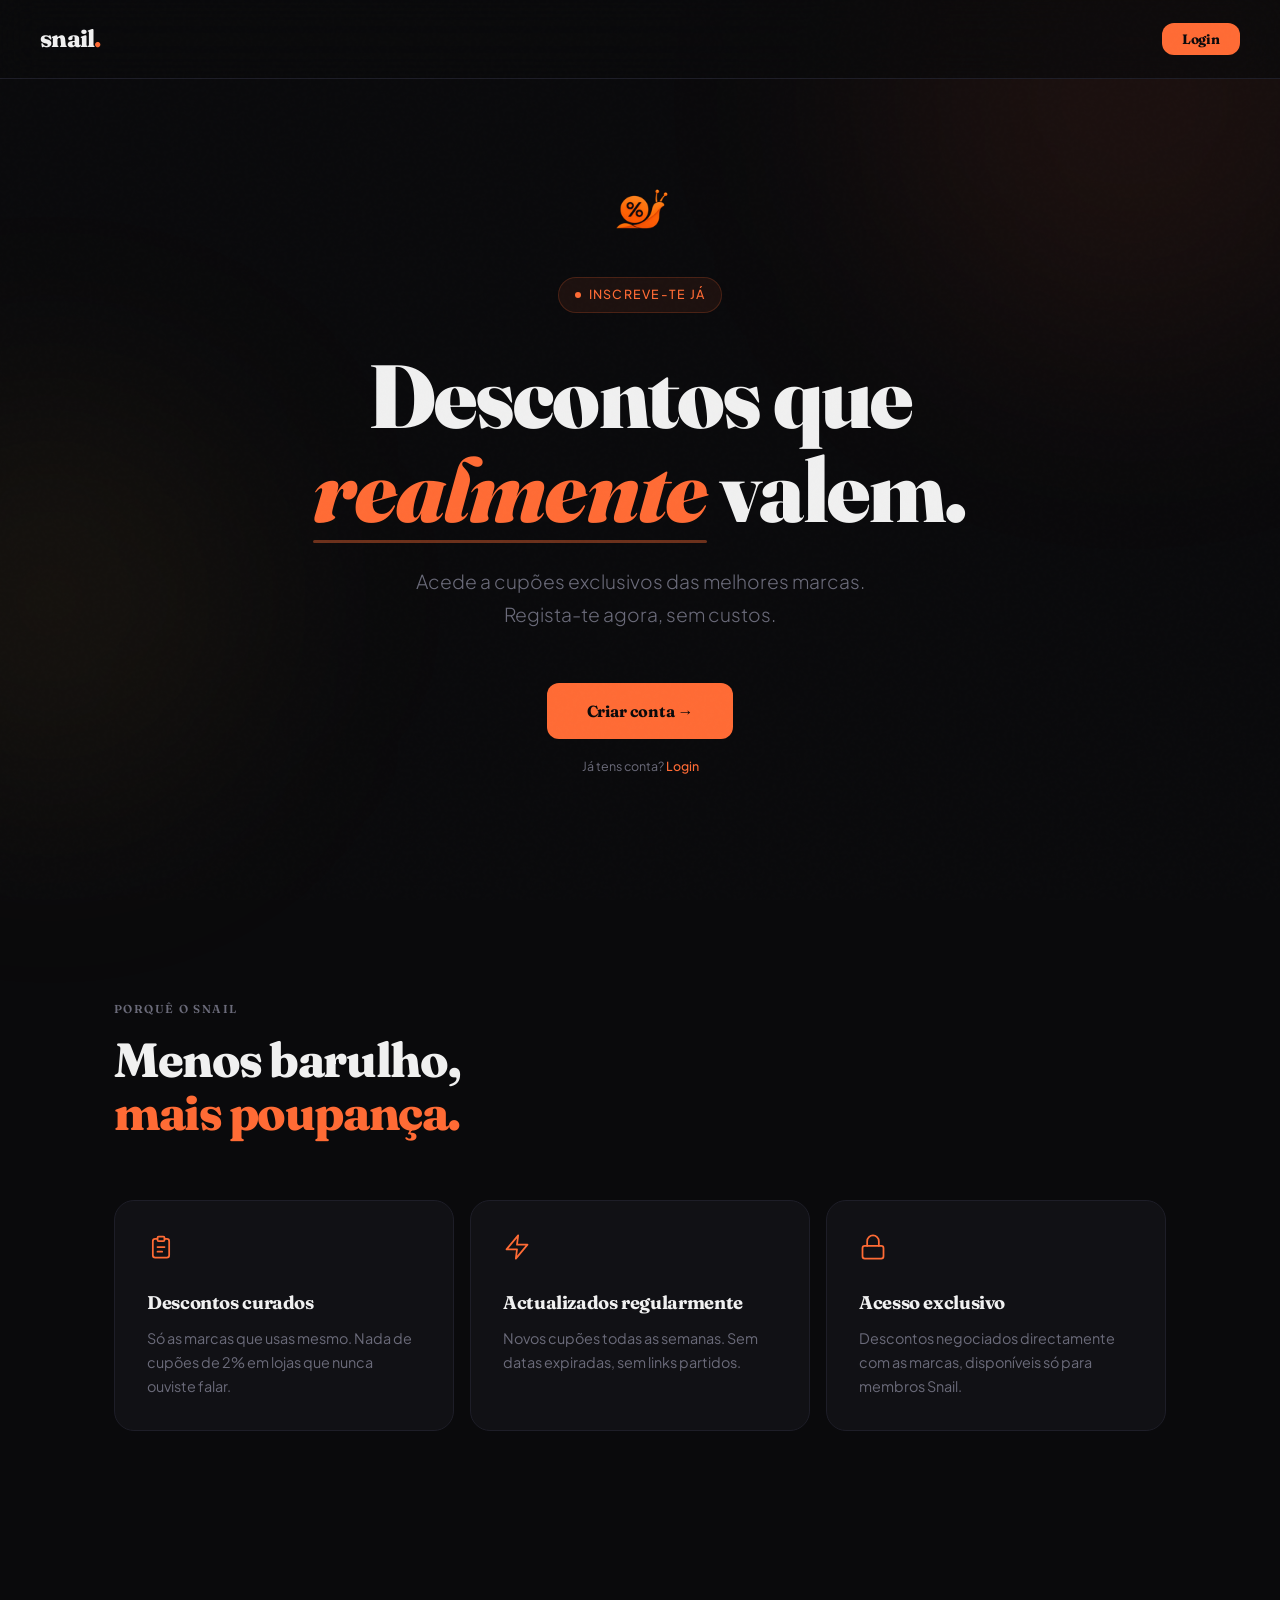
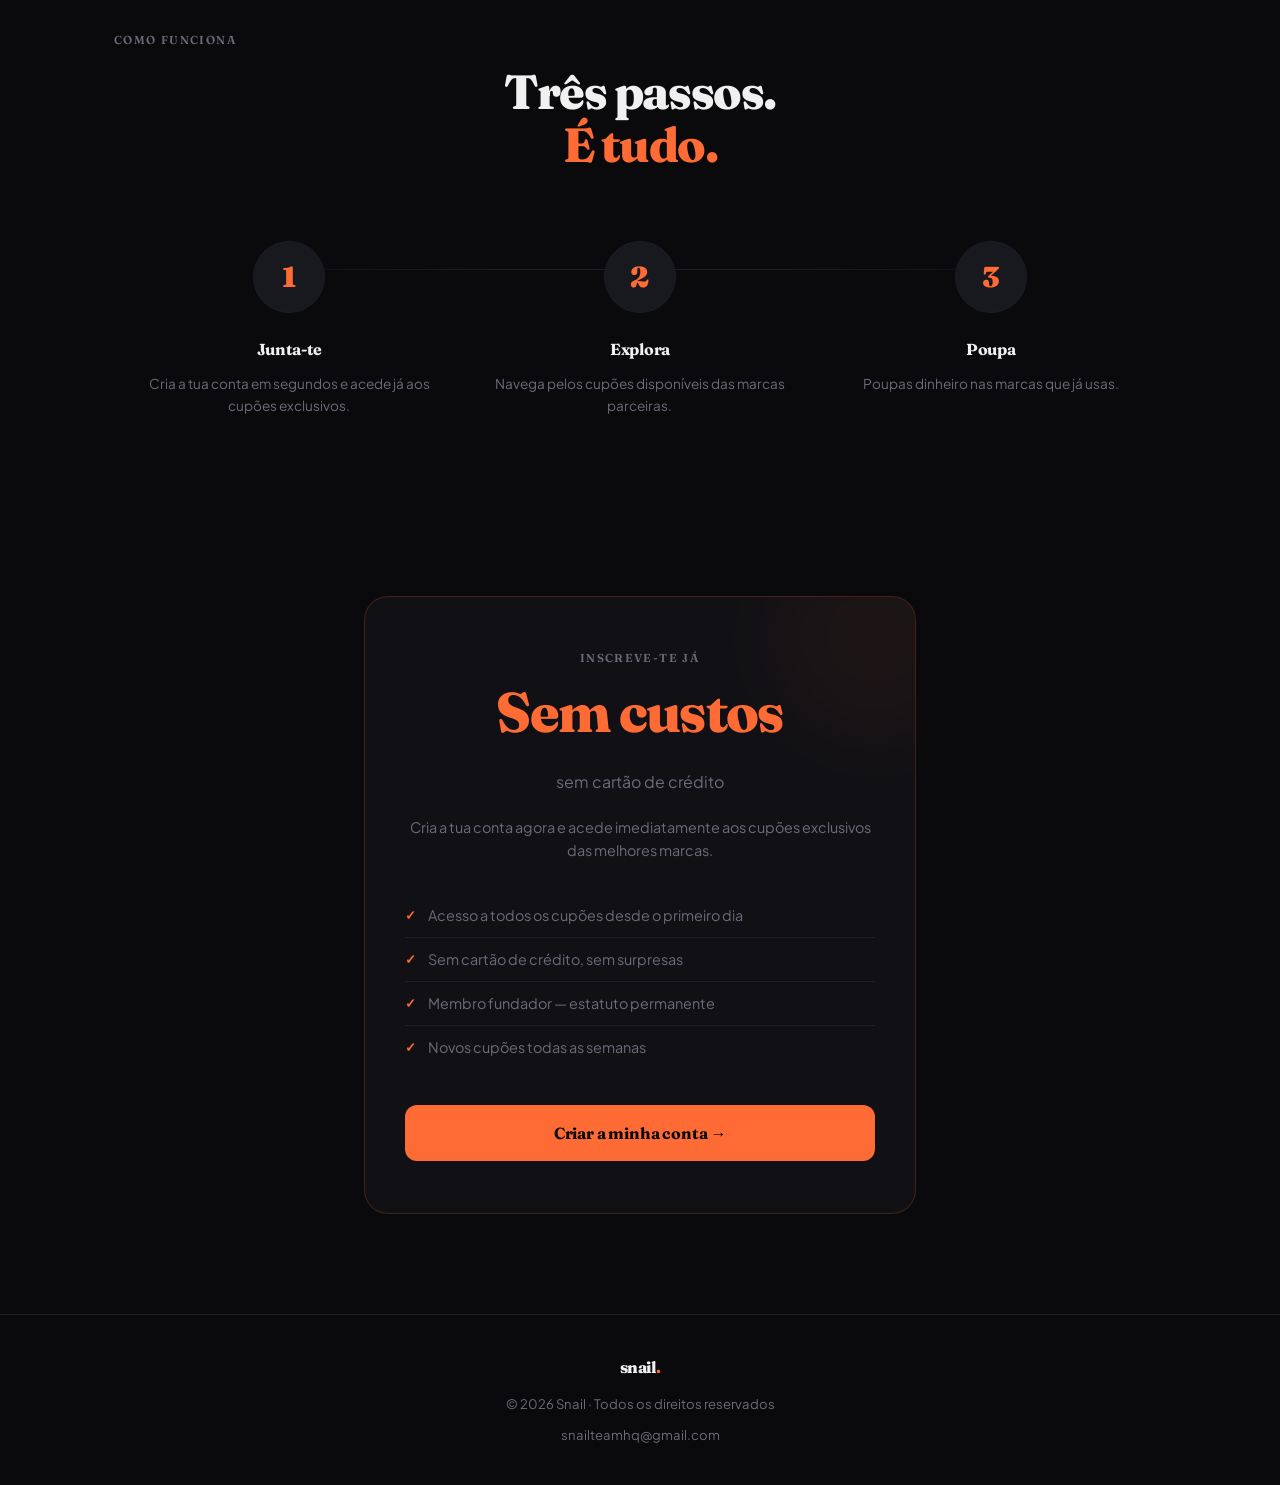
<file: index.html>
<!DOCTYPE html>
<html lang="pt">
<head>
  <meta charset="UTF-8" />
  <meta name="viewport" content="width=device-width, initial-scale=1.0" />
  <title>Snail — Descontos que realmente valem</title>
  <link rel="preconnect" href="https://fonts.googleapis.com" />
  <link rel="preconnect" href="https://fonts.gstatic.com" crossorigin />
  <link href="https://fonts.googleapis.com/css2?family=Plus+Jakarta+Sans:ital,wght@0,400;0,500;0,600;0,700;0,800;1,400&family=Fraunces:ital,wght@0,700;0,900;1,700;1,900&display=swap" rel="stylesheet" />
  <style>
    *, *::before, *::after { box-sizing: border-box; margin: 0; padding: 0; }

    :root {
      --bg: #0a0a0c;
      --surface: #111115;
      --surface2: #18181f;
      --accent: #ff6b35;
      --accent2: #ffb347;
      --text: #f0f0f0;
      --muted: #6b6b7a;
      --border: #1e1e28;
    }

    html { scroll-behavior: smooth; }

    body {
      background: var(--bg);
      color: var(--text);
      font-family: 'Plus Jakarta Sans', sans-serif;
      font-size: 16px;
      line-height: 1.6;
      min-height: 100vh;
      overflow-x: hidden;
    }

    /* Noise overlay */
    body::before {
      content: '';
      position: fixed;
      inset: 0;
      background-image: url("data:image/svg+xml,%3Csvg viewBox='0 0 256 256' xmlns='http://www.w3.org/2000/svg'%3E%3Cfilter id='noise'%3E%3CfeTurbulence type='fractalNoise' baseFrequency='0.9' numOctaves='4' stitchTiles='stitch'/%3E%3C/filter%3E%3Crect width='100%25' height='100%25' filter='url(%23noise)' opacity='0.04'/%3E%3C/svg%3E");
      pointer-events: none;
      z-index: 999;
      opacity: 0.35;
    }

    /* GLOW blobs */
    .blob {
      position: fixed;
      border-radius: 50%;
      filter: blur(120px);
      pointer-events: none;
      z-index: 0;
    }
    .blob-1 {
      width: 500px; height: 500px;
      background: rgba(255,107,53,0.08);
      top: -150px; right: -100px;
    }
    .blob-2 {
      width: 400px; height: 400px;
      background: rgba(255,179,71,0.06);
      bottom: 100px; left: -150px;
    }

    /* NAV */
    nav {
      position: fixed;
      top: 0; left: 0; right: 0;
      z-index: 100;
      display: flex;
      align-items: center;
      justify-content: space-between;
      padding: 20px 40px;
      background: rgba(10,10,12,0.7);
      backdrop-filter: blur(20px);
      border-bottom: 1px solid var(--border);
    }

    .logo {
      font-family: 'Fraunces', serif;
      font-weight: 800;
      font-size: 1.5rem;
      letter-spacing: -0.03em;
      color: var(--text);
    }
    .logo span {
      color: var(--accent);
    }

    .nav-badge {
      font-size: 0.72rem;
      font-weight: 500;
      letter-spacing: 0.08em;
      text-transform: uppercase;
      color: var(--muted);
      border: 1px solid var(--border);
      padding: 6px 14px;
      border-radius: 100px;
    }

    /* HERO */
    .hero {
      position: relative;
      z-index: 1;
      min-height: 100vh;
      display: flex;
      flex-direction: column;
      align-items: center;
      justify-content: center;
      text-align: center;
      padding: 120px 24px 80px;
    }

    .eyebrow {
      display: inline-flex;
      align-items: center;
      gap: 8px;
      font-size: 0.78rem;
      font-weight: 500;
      letter-spacing: 0.1em;
      text-transform: uppercase;
      color: var(--accent);
      background: rgba(255,107,53,0.08);
      border: 1px solid rgba(255,107,53,0.2);
      padding: 7px 16px;
      border-radius: 100px;
      margin-bottom: 36px;
      animation: fadeUp 0.8s ease both;
    }
    .eyebrow::before {
      content: '';
      width: 6px; height: 6px;
      background: var(--accent);
      border-radius: 50%;
      animation: pulse 2s infinite;
    }

    @keyframes pulse {
      0%, 100% { opacity: 1; transform: scale(1); }
      50% { opacity: 0.4; transform: scale(0.8); }
    }

    h1 {
      font-family: 'Fraunces', serif;
      font-weight: 900;
      font-size: clamp(2.8rem, 7vw, 6rem);
      line-height: 1.05;
      letter-spacing: -0.02em;
      margin-bottom: 28px;
      animation: fadeUp 0.8s 0.1s ease both;
      max-width: 820px;
    }

    h1 em {
      font-style: italic;
      color: var(--accent);
      position: relative;
    }

    h1 em::after {
      content: '';
      position: absolute;
      bottom: 2px; left: 0; right: 0;
      height: 3px;
      background: var(--accent);
      border-radius: 2px;
      opacity: 0.4;
    }

    .hero-sub {
      font-size: clamp(1rem, 2.5vw, 1.2rem);
      color: var(--muted);
      font-weight: 300;
      max-width: 480px;
      margin-bottom: 52px;
      animation: fadeUp 0.8s 0.2s ease both;
      line-height: 1.7;
    }

    /* FORM */
    .waitlist-form {
      display: flex;
      gap: 8px;
      width: 100%;
      max-width: 460px;
      animation: fadeUp 0.8s 0.3s ease both;
      position: relative;
    }

    .waitlist-form input {
      flex: 1;
      background: var(--surface2);
      border: 1px solid var(--border);
      border-radius: 12px;
      padding: 16px 20px;
      font-family: 'Plus Jakarta Sans', sans-serif;
      font-size: 0.95rem;
      color: var(--text);
      outline: none;
      transition: border-color 0.2s, box-shadow 0.2s;
    }

    .waitlist-form input::placeholder { color: var(--muted); }
    .waitlist-form input:focus {
      border-color: rgba(255,107,53,0.4);
      box-shadow: 0 0 0 3px rgba(255,107,53,0.06);
    }

    .btn-primary {
      background: var(--accent);
      color: #0a0a0c;
      border: none;
      border-radius: 12px;
      padding: 16px 24px;
      font-family: 'Fraunces', serif;
      font-weight: 700;
      font-size: 0.9rem;
      cursor: pointer;
      white-space: nowrap;
      letter-spacing: -0.01em;
      transition: transform 0.15s, box-shadow 0.15s, background 0.15s;
    }

    .btn-primary:hover {
      transform: translateY(-2px);
      box-shadow: 0 8px 30px rgba(255,107,53,0.25);
    }
    .btn-primary:active { transform: translateY(0); }

    .success-msg {
      display: none;
      align-items: center;
      gap: 10px;
      background: rgba(255,107,53,0.08);
      border: 1px solid rgba(255,107,53,0.25);
      border-radius: 12px;
      padding: 16px 24px;
      color: var(--accent);
      font-weight: 500;
      font-size: 0.95rem;
      width: 100%;
      max-width: 460px;
      animation: fadeUp 0.4s ease both;
    }

    .hero-note {
      margin-top: 18px;
      font-size: 0.78rem;
      color: var(--muted);
      animation: fadeUp 0.8s 0.4s ease both;
    }

    /* SOCIAL PROOF */
    .social-proof {
      display: flex;
      align-items: center;
      gap: 16px;
      margin-top: 60px;
      animation: fadeUp 0.8s 0.5s ease both;
    }

    .avatars {
      display: flex;
    }
    .avatars span {
      width: 34px; height: 34px;
      border-radius: 50%;
      border: 2px solid var(--bg);
      margin-left: -8px;
      font-size: 0.8rem;
      display: flex; align-items: center; justify-content: center;
      background: var(--surface2);
      color: var(--muted);
    }
    .avatars span:first-child { margin-left: 0; }

    .social-text {
      font-size: 0.83rem;
      color: var(--muted);
    }
    .social-text strong { color: var(--text); font-weight: 500; }

    /* FEATURES */
    .features {
      position: relative;
      z-index: 1;
      padding: 100px 24px;
      max-width: 1100px;
      margin: 0 auto;
    }

    .section-label {
      font-family: 'Fraunces', serif;
      font-size: 0.72rem;
      font-weight: 600;
      letter-spacing: 0.12em;
      text-transform: uppercase;
      color: var(--muted);
      margin-bottom: 16px;
    }

    .section-title {
      font-family: 'Fraunces', serif;
      font-weight: 800;
      font-size: clamp(1.8rem, 4vw, 3rem);
      letter-spacing: -0.03em;
      line-height: 1.1;
      margin-bottom: 60px;
      max-width: 500px;
    }

    .section-title span { color: var(--accent); }

    .cards-grid {
      display: grid;
      grid-template-columns: repeat(auto-fit, minmax(280px, 1fr));
      gap: 16px;
    }

    .card {
      background: var(--surface);
      border: 1px solid var(--border);
      border-radius: 20px;
      padding: 32px;
      transition: border-color 0.2s, transform 0.2s;
      position: relative;
      overflow: hidden;
    }

    .card::before {
      content: '';
      position: absolute;
      top: 0; left: 0; right: 0;
      height: 1px;
      background: linear-gradient(90deg, transparent, rgba(255,107,53,0.3), transparent);
      opacity: 0;
      transition: opacity 0.2s;
    }

    .card:hover {
      border-color: rgba(255,107,53,0.15);
      transform: translateY(-3px);
    }
    .card:hover::before { opacity: 1; }

    .card-icon {
      color: var(--accent);
      margin-bottom: 20px;
      display: block;
    }

    .card h3 {
      font-family: 'Fraunces', serif;
      font-weight: 700;
      font-size: 1.15rem;
      letter-spacing: -0.02em;
      margin-bottom: 10px;
    }

    .card p {
      font-size: 0.9rem;
      color: var(--muted);
      line-height: 1.65;
    }

    /* HOW IT WORKS */
    .how {
      position: relative;
      z-index: 1;
      padding: 100px 24px;
      max-width: 1100px;
      margin: 0 auto;
    }

    .steps {
      display: grid;
      grid-template-columns: repeat(auto-fit, minmax(220px, 1fr));
      gap: 0;
      position: relative;
    }

    .steps::before {
      content: '';
      position: absolute;
      top: 28px; left: 10%; right: 10%;
      height: 1px;
      background: linear-gradient(90deg, transparent, var(--border), var(--border), transparent);
    }

    .step {
      padding: 0 24px;
      text-align: center;
    }

    .step-num {
      width: 72px; height: 72px;
      border-radius: 50%;
      background: var(--surface2);
      border: 1px solid var(--border);
      display: flex; align-items: center; justify-content: center;
      font-family: 'Fraunces', serif;
      font-weight: 900;
      font-size: 1.8rem;
      color: var(--accent);
      margin: 0 auto 24px;
      position: relative;
      z-index: 1;
    }

    .step h4 {
      font-family: 'Fraunces', serif;
      font-weight: 700;
      font-size: 1rem;
      margin-bottom: 10px;
      letter-spacing: -0.02em;
    }

    .step p {
      font-size: 0.85rem;
      color: var(--muted);
      line-height: 1.6;
    }

    /* PRICING TEASER */
    .pricing {
      position: relative;
      z-index: 1;
      padding: 80px 24px 100px;
      max-width: 600px;
      margin: 0 auto;
      text-align: center;
    }

    .price-card {
      background: var(--surface);
      border: 1px solid rgba(255,107,53,0.2);
      border-radius: 24px;
      padding: 52px 40px;
      position: relative;
      overflow: hidden;
    }

    .price-card::after {
      content: '';
      position: absolute;
      top: -60px; right: -60px;
      width: 200px; height: 200px;
      background: rgba(255,107,53,0.05);
      border-radius: 50%;
      filter: blur(40px);
    }

    .price-tag {
      font-family: 'Fraunces', serif;
      font-weight: 800;
      font-size: 4.5rem;
      letter-spacing: -0.05em;
      color: var(--accent);
      line-height: 1;
      margin: 16px 0 8px;
    }
    .price-tag sup {
      font-size: 1.8rem;
      vertical-align: super;
    }
    .price-tag sub {
      font-size: 1rem;
      color: var(--muted);
      font-weight: 400;
      letter-spacing: 0;
    }

    .price-desc {
      color: var(--muted);
      font-size: 0.9rem;
      margin-bottom: 32px;
      line-height: 1.6;
    }

    .perks-list {
      list-style: none;
      text-align: left;
      margin-bottom: 36px;
    }

    .perks-list li {
      display: flex;
      align-items: center;
      gap: 12px;
      padding: 10px 0;
      border-bottom: 1px solid var(--border);
      font-size: 0.9rem;
      color: var(--muted);
    }
    .perks-list li:last-child { border-bottom: none; }
    .perks-list li::before {
      content: '✓';
      color: var(--accent);
      font-weight: 700;
      font-size: 0.8rem;
      flex-shrink: 0;
    }

    /* FOOTER */
    footer {
      position: relative;
      z-index: 1;
      border-top: 1px solid var(--border);
      padding: 40px 24px;
      text-align: center;
      color: var(--muted);
      font-size: 0.82rem;
    }

    footer .logo { font-size: 1rem; display: inline-block; margin-bottom: 12px; }

    @keyframes fadeUp {
      from { opacity: 0; transform: translateY(24px); }
      to { opacity: 1; transform: translateY(0); }
    }

    @media (max-width: 600px) {
      nav { padding: 16px 20px; }
      .waitlist-form { flex-direction: column; }
      .steps::before { display: none; }
      .step { margin-bottom: 40px; }
      .price-card { padding: 36px 24px; }
    }
  </style>
</head>
<body>

  <div class="blob blob-1"></div>
  <div class="blob blob-2"></div>

  <!-- NAV -->
  <nav>
    <div class="logo">snail<span>.</span></div>
    <button class="btn-primary" style="padding: 8px 20px; font-size:0.85rem;" onclick="window.location.href='snail-members.html'">Login</button>
  </nav>

  <!-- HERO -->
  <section class="hero">
    <img src="[data-uri]" alt="Snail" style="width:90px; height:90px; object-fit:contain; margin-bottom:24px; animation: fadeUp 0.6s ease both;"/>
    <div class="eyebrow">Inscreve-te já</div>

    <h1>Descontos que<br/><em>realmente</em> valem.</h1>

    <p class="hero-sub">
      Acede a cupões exclusivos das melhores marcas. Regista-te agora, sem custos.
    </p>

    <button class="btn-primary" style="padding: 18px 40px; font-size: 1rem;" onclick="window.location.href='snail-members.html'">
      Criar conta →
    </button>

    <p class="hero-note">Já tens conta? <a href="snail-members.html" style="color:var(--accent); text-decoration:none; font-weight:500;">Login</a></p>


  </section>

  <!-- FEATURES -->
  <section class="features">
    <p class="section-label">Porquê o Snail</p>
    <h2 class="section-title">Menos barulho,<br/><span>mais poupança.</span></h2>

    <div class="cards-grid">
      <div class="card">
        <span class="card-icon">
          <svg width="28" height="28" viewBox="0 0 24 24" fill="none" stroke="currentColor" stroke-width="1.5" stroke-linecap="round" stroke-linejoin="round">
            <path d="M9 5H7a2 2 0 0 0-2 2v12a2 2 0 0 0 2 2h10a2 2 0 0 0 2-2V7a2 2 0 0 0-2-2h-2"/>
            <rect x="9" y="3" width="6" height="4" rx="1"/>
            <path d="M9 12h6M9 16h4"/>
          </svg>
        </span>
        <h3>Descontos curados</h3>
        <p>Só as marcas que usas mesmo. Nada de cupões de 2% em lojas que nunca ouviste falar.</p>
      </div>
      <div class="card">
        <span class="card-icon">
          <svg width="28" height="28" viewBox="0 0 24 24" fill="none" stroke="currentColor" stroke-width="1.5" stroke-linecap="round" stroke-linejoin="round">
            <path d="M13 2 3 14h9l-1 8 10-12h-9l1-8z"/>
          </svg>
        </span>
        <h3>Actualizados regularmente</h3>
        <p>Novos cupões todas as semanas. Sem datas expiradas, sem links partidos.</p>
      </div>
      <div class="card">
        <span class="card-icon">
          <svg width="28" height="28" viewBox="0 0 24 24" fill="none" stroke="currentColor" stroke-width="1.5" stroke-linecap="round" stroke-linejoin="round">
            <rect x="3" y="11" width="18" height="11" rx="2"/>
            <path d="M7 11V7a5 5 0 0 1 10 0v4"/>
          </svg>
        </span>
        <h3>Acesso exclusivo</h3>
        <p>Descontos negociados directamente com as marcas, disponíveis só para membros Snail.</p>
      </div>
    </div>
  </section>

  <!-- HOW IT WORKS -->
  <section class="how">
    <p class="section-label">Como funciona</p>
    <h2 class="section-title" style="text-align:center; max-width:100%; margin-bottom:70px;">
      Três passos.<br/><span>É tudo.</span>
    </h2>

    <div class="steps">
      <div class="step">
        <div class="step-num">1</div>
        <h4>Junta-te</h4>
        <p>Cria a tua conta em segundos e acede já aos cupões exclusivos.</p>
      </div>
      <div class="step">
        <div class="step-num">2</div>
        <h4>Explora</h4>
        <p>Navega pelos cupões disponíveis das marcas parceiras.</p>
      </div>
      <div class="step">
        <div class="step-num">3</div>
        <h4>Poupa</h4>
        <p>Poupas dinheiro nas marcas que já usas.</p>
      </div>
    </div>
  </section>

  <!-- EARLY ACCESS -->
  <section class="pricing">
    <div class="price-card">
      <p class="section-label">Inscreve-te já</p>
      <div class="price-tag" style="font-size:3.5rem; letter-spacing:-0.03em;">Sem custos<br/><span style="font-size:1rem; color:var(--muted); font-family:'Plus Jakarta Sans',sans-serif; font-weight:400; letter-spacing:0;">sem cartão de crédito</span></div>
      <p class="price-desc" style="margin-top:20px;">
        Cria a tua conta agora e acede imediatamente aos cupões exclusivos das melhores marcas.
      </p>
      <ul class="perks-list">
        <li>Acesso a todos os cupões desde o primeiro dia</li>
        <li>Sem cartão de crédito, sem surpresas</li>
        <li>Membro fundador — estatuto permanente</li>
        <li>Novos cupões todas as semanas</li>
      </ul>
      <button class="btn-primary" style="width:100%; padding:18px; font-size:1rem;" onclick="window.location.href='snail-members.html'">
        Criar a minha conta →
      </button>
    </div>
  </section>

  <!-- FOOTER -->
  <footer>
    <div class="logo">snail<span style="color:var(--accent)">.</span></div>
    <p>© 2026 Snail · Todos os direitos reservados</p>
    <p style="margin-top:10px;"><a href="mailto:snailteamhq@gmail.com" style="color:var(--muted); text-decoration:none;">snailteamhq@gmail.com</a></p>
  </footer>

  <script>
    async function handleSubmit() {
      const input = document.getElementById('email-input');
      const form = document.getElementById('form-wrapper');
      const success = document.getElementById('success-msg');
      const btn = form.querySelector('button');
      const email = input.value.trim();

      if (!email || !email.includes('@')) {
        input.style.borderColor = 'rgba(255,107,53,0.6)';
        input.focus();
        setTimeout(() => input.style.borderColor = '', 1500);
        return;
      }

      btn.textContent = 'A guardar...';
      btn.disabled = true;


    document.getElementById('email-input').addEventListener('keydown', e => {
      if (e.key === 'Enter') handleSubmit();
    });

    // Intersection Observer for scroll animations
    const observer = new IntersectionObserver((entries) => {
      entries.forEach(entry => {
        if (entry.isIntersecting) {
          entry.target.style.opacity = '1';
          entry.target.style.transform = 'translateY(0)';
        }
      });
    }, { threshold: 0.1 });

    document.querySelectorAll('.card, .step, .price-card').forEach(el => {
      el.style.opacity = '0';
      el.style.transform = 'translateY(20px)';
      el.style.transition = 'opacity 0.6s ease, transform 0.6s ease';
      observer.observe(el);
    });
  </script>
</body>
</html>
</file>
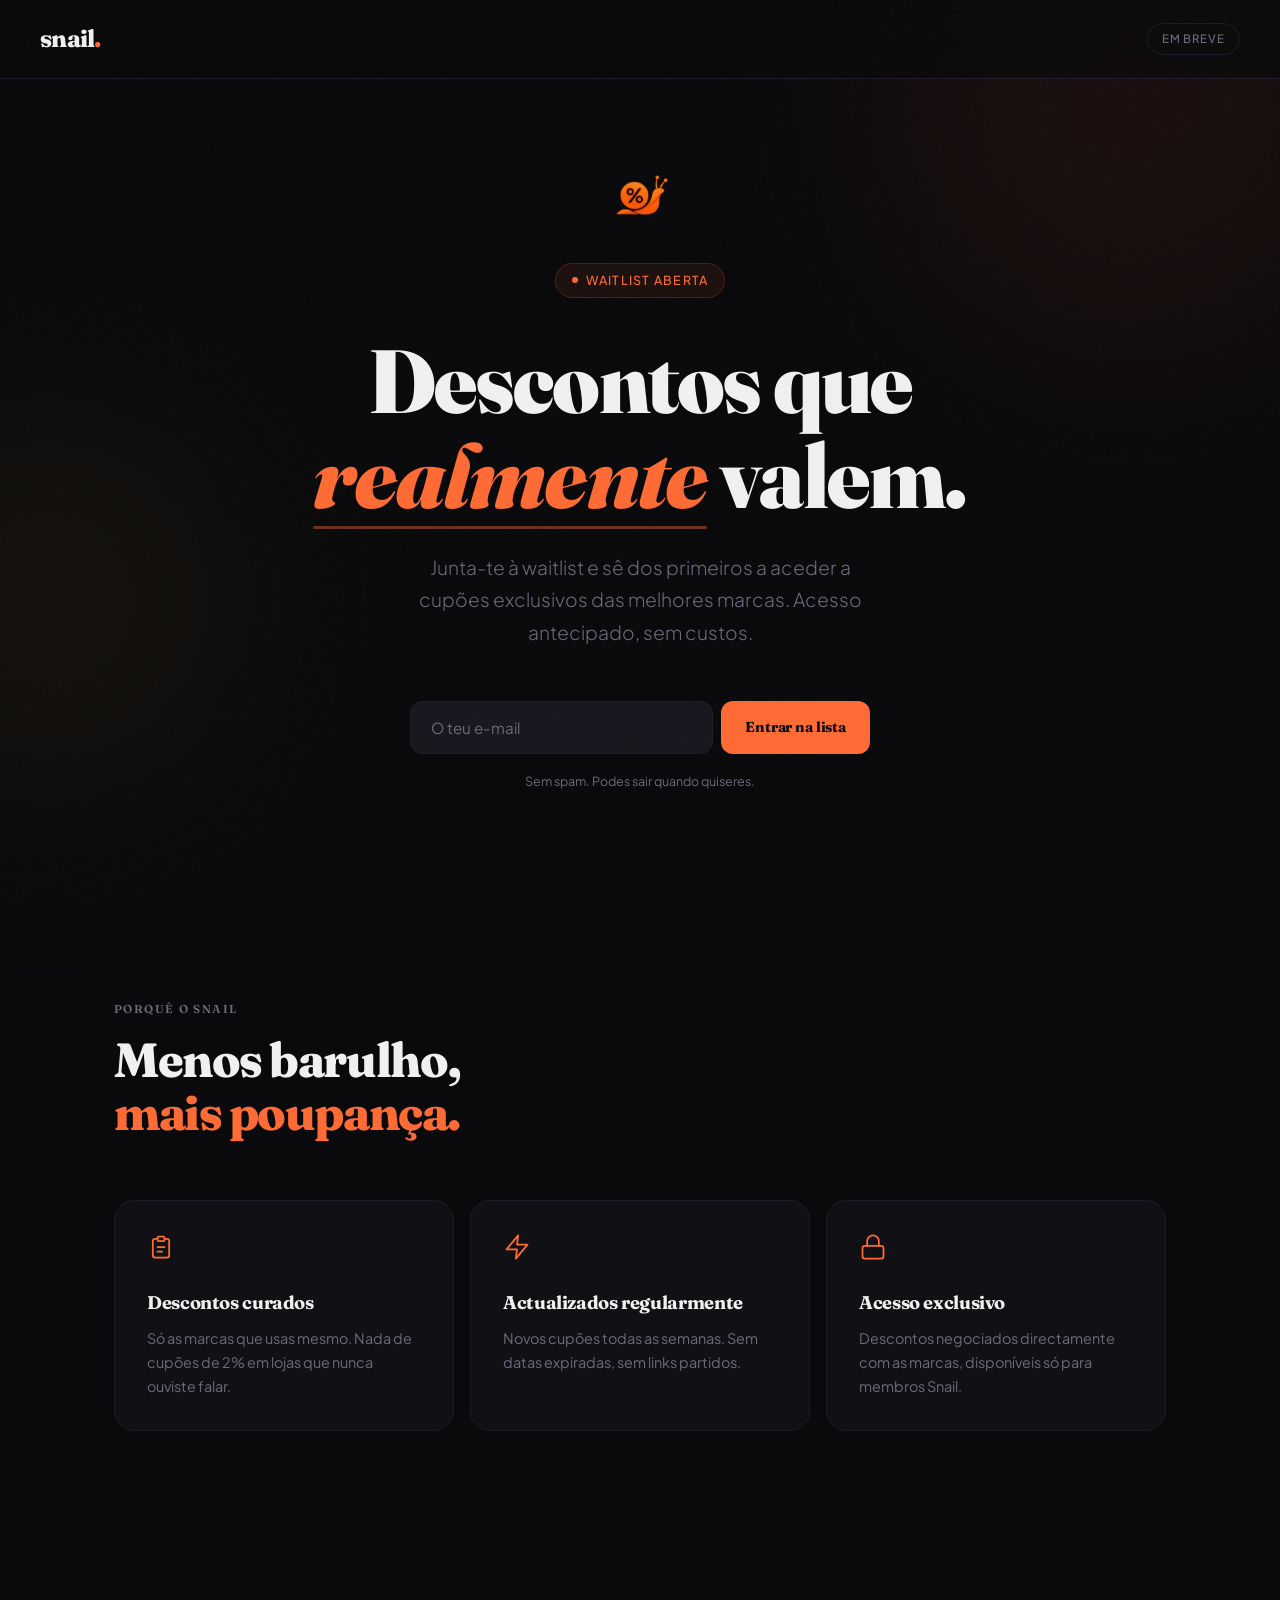
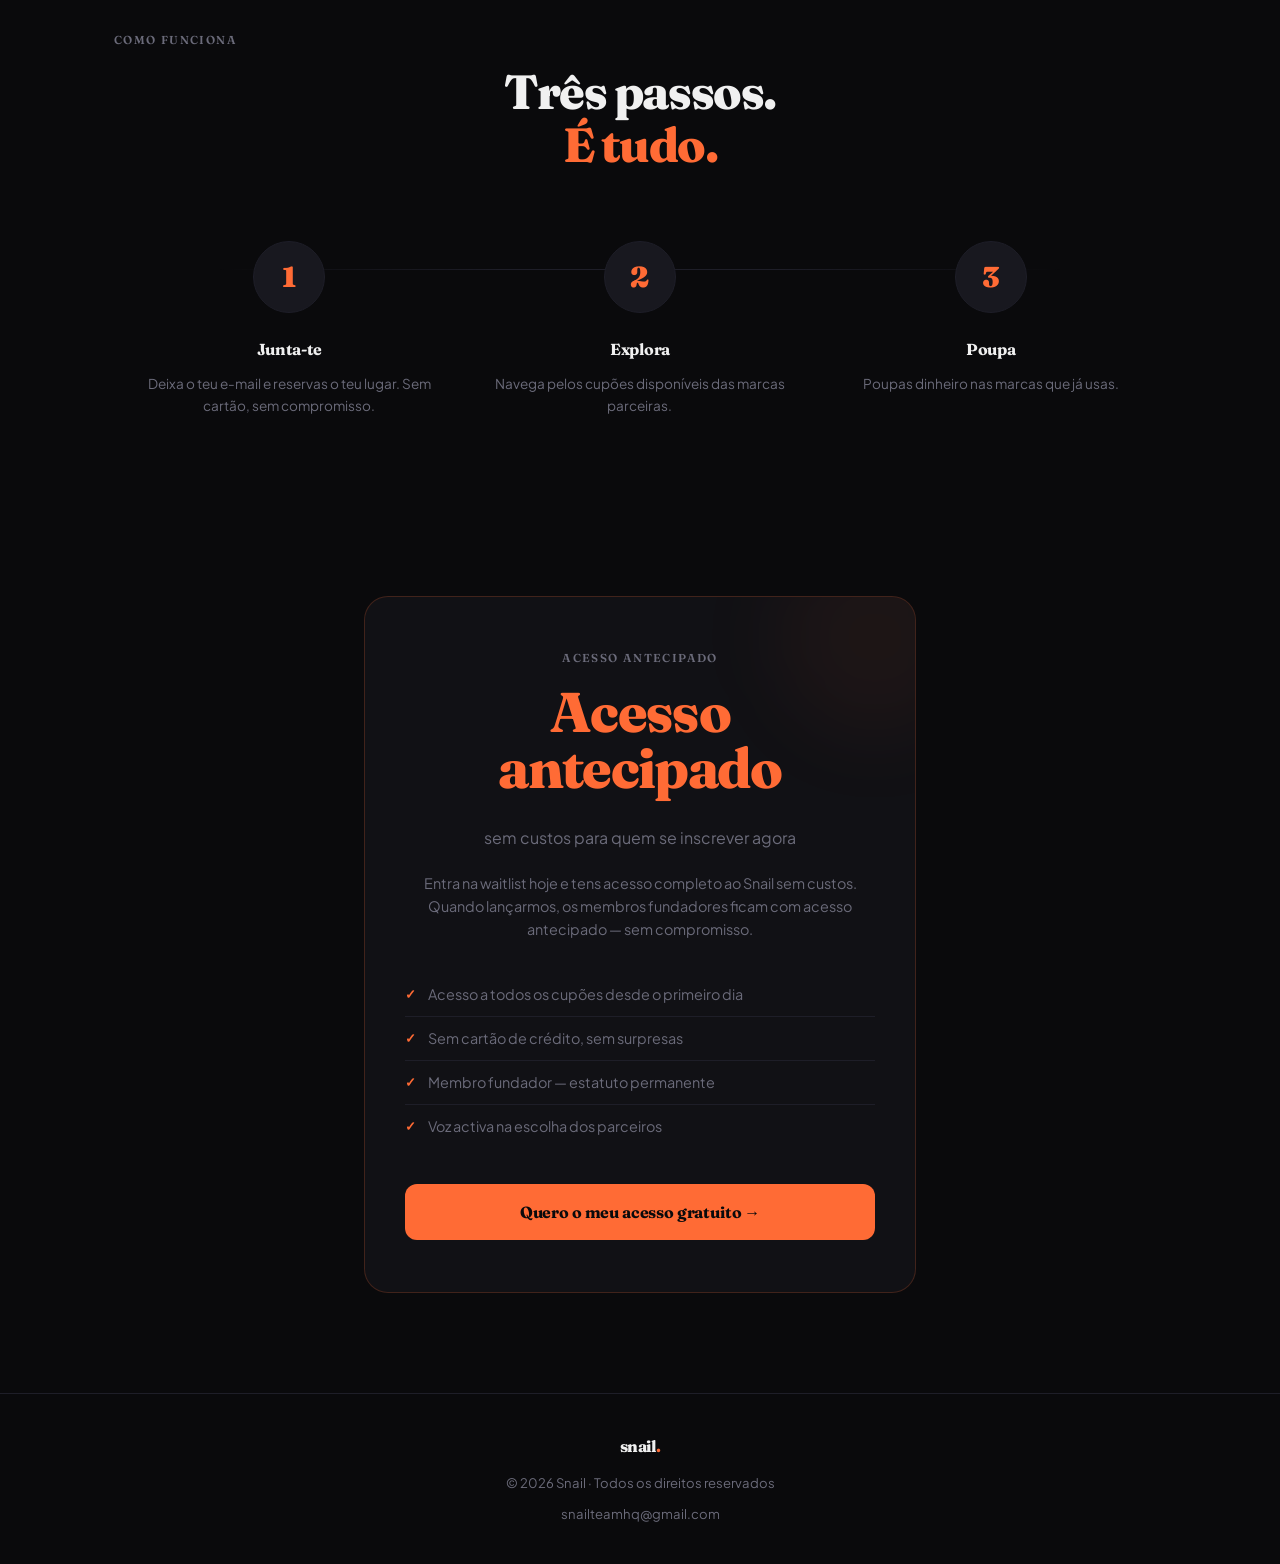
<file: perk-landing.html>
<!DOCTYPE html>
<html lang="pt">
<head>
  <meta charset="UTF-8" />
  <meta name="viewport" content="width=device-width, initial-scale=1.0" />
  <title>Snail — Descontos que realmente valem</title>
  <link rel="preconnect" href="https://fonts.googleapis.com" />
  <link rel="preconnect" href="https://fonts.gstatic.com" crossorigin />
  <link href="https://fonts.googleapis.com/css2?family=Plus+Jakarta+Sans:ital,wght@0,400;0,500;0,600;0,700;0,800;1,400&family=Fraunces:ital,wght@0,700;0,900;1,700;1,900&display=swap" rel="stylesheet" />
  <style>
    *, *::before, *::after { box-sizing: border-box; margin: 0; padding: 0; }

    :root {
      --bg: #0a0a0c;
      --surface: #111115;
      --surface2: #18181f;
      --accent: #ff6b35;
      --accent2: #ffb347;
      --text: #f0f0f0;
      --muted: #6b6b7a;
      --border: #1e1e28;
    }

    html { scroll-behavior: smooth; }

    body {
      background: var(--bg);
      color: var(--text);
      font-family: 'Plus Jakarta Sans', sans-serif;
      font-size: 16px;
      line-height: 1.6;
      min-height: 100vh;
      overflow-x: hidden;
    }

    /* Noise overlay */
    body::before {
      content: '';
      position: fixed;
      inset: 0;
      background-image: url("data:image/svg+xml,%3Csvg viewBox='0 0 256 256' xmlns='http://www.w3.org/2000/svg'%3E%3Cfilter id='noise'%3E%3CfeTurbulence type='fractalNoise' baseFrequency='0.9' numOctaves='4' stitchTiles='stitch'/%3E%3C/filter%3E%3Crect width='100%25' height='100%25' filter='url(%23noise)' opacity='0.04'/%3E%3C/svg%3E");
      pointer-events: none;
      z-index: 999;
      opacity: 0.35;
    }

    /* GLOW blobs */
    .blob {
      position: fixed;
      border-radius: 50%;
      filter: blur(120px);
      pointer-events: none;
      z-index: 0;
    }
    .blob-1 {
      width: 500px; height: 500px;
      background: rgba(255,107,53,0.08);
      top: -150px; right: -100px;
    }
    .blob-2 {
      width: 400px; height: 400px;
      background: rgba(255,179,71,0.06);
      bottom: 100px; left: -150px;
    }

    /* NAV */
    nav {
      position: fixed;
      top: 0; left: 0; right: 0;
      z-index: 100;
      display: flex;
      align-items: center;
      justify-content: space-between;
      padding: 20px 40px;
      background: rgba(10,10,12,0.7);
      backdrop-filter: blur(20px);
      border-bottom: 1px solid var(--border);
    }

    .logo {
      font-family: 'Fraunces', serif;
      font-weight: 800;
      font-size: 1.5rem;
      letter-spacing: -0.03em;
      color: var(--text);
    }
    .logo span {
      color: var(--accent);
    }

    .nav-badge {
      font-size: 0.72rem;
      font-weight: 500;
      letter-spacing: 0.08em;
      text-transform: uppercase;
      color: var(--muted);
      border: 1px solid var(--border);
      padding: 6px 14px;
      border-radius: 100px;
    }

    /* HERO */
    .hero {
      position: relative;
      z-index: 1;
      min-height: 100vh;
      display: flex;
      flex-direction: column;
      align-items: center;
      justify-content: center;
      text-align: center;
      padding: 120px 24px 80px;
    }

    .eyebrow {
      display: inline-flex;
      align-items: center;
      gap: 8px;
      font-size: 0.78rem;
      font-weight: 500;
      letter-spacing: 0.1em;
      text-transform: uppercase;
      color: var(--accent);
      background: rgba(255,107,53,0.08);
      border: 1px solid rgba(255,107,53,0.2);
      padding: 7px 16px;
      border-radius: 100px;
      margin-bottom: 36px;
      animation: fadeUp 0.8s ease both;
    }
    .eyebrow::before {
      content: '';
      width: 6px; height: 6px;
      background: var(--accent);
      border-radius: 50%;
      animation: pulse 2s infinite;
    }

    @keyframes pulse {
      0%, 100% { opacity: 1; transform: scale(1); }
      50% { opacity: 0.4; transform: scale(0.8); }
    }

    h1 {
      font-family: 'Fraunces', serif;
      font-weight: 900;
      font-size: clamp(2.8rem, 7vw, 6rem);
      line-height: 1.05;
      letter-spacing: -0.02em;
      margin-bottom: 28px;
      animation: fadeUp 0.8s 0.1s ease both;
      max-width: 820px;
    }

    h1 em {
      font-style: italic;
      color: var(--accent);
      position: relative;
    }

    h1 em::after {
      content: '';
      position: absolute;
      bottom: 2px; left: 0; right: 0;
      height: 3px;
      background: var(--accent);
      border-radius: 2px;
      opacity: 0.4;
    }

    .hero-sub {
      font-size: clamp(1rem, 2.5vw, 1.2rem);
      color: var(--muted);
      font-weight: 300;
      max-width: 480px;
      margin-bottom: 52px;
      animation: fadeUp 0.8s 0.2s ease both;
      line-height: 1.7;
    }

    /* FORM */
    .waitlist-form {
      display: flex;
      gap: 8px;
      width: 100%;
      max-width: 460px;
      animation: fadeUp 0.8s 0.3s ease both;
      position: relative;
    }

    .waitlist-form input {
      flex: 1;
      background: var(--surface2);
      border: 1px solid var(--border);
      border-radius: 12px;
      padding: 16px 20px;
      font-family: 'Plus Jakarta Sans', sans-serif;
      font-size: 0.95rem;
      color: var(--text);
      outline: none;
      transition: border-color 0.2s, box-shadow 0.2s;
    }

    .waitlist-form input::placeholder { color: var(--muted); }
    .waitlist-form input:focus {
      border-color: rgba(255,107,53,0.4);
      box-shadow: 0 0 0 3px rgba(255,107,53,0.06);
    }

    .btn-primary {
      background: var(--accent);
      color: #0a0a0c;
      border: none;
      border-radius: 12px;
      padding: 16px 24px;
      font-family: 'Fraunces', serif;
      font-weight: 700;
      font-size: 0.9rem;
      cursor: pointer;
      white-space: nowrap;
      letter-spacing: -0.01em;
      transition: transform 0.15s, box-shadow 0.15s, background 0.15s;
    }

    .btn-primary:hover {
      transform: translateY(-2px);
      box-shadow: 0 8px 30px rgba(255,107,53,0.25);
    }
    .btn-primary:active { transform: translateY(0); }

    .success-msg {
      display: none;
      align-items: center;
      gap: 10px;
      background: rgba(255,107,53,0.08);
      border: 1px solid rgba(255,107,53,0.25);
      border-radius: 12px;
      padding: 16px 24px;
      color: var(--accent);
      font-weight: 500;
      font-size: 0.95rem;
      width: 100%;
      max-width: 460px;
      animation: fadeUp 0.4s ease both;
    }

    .hero-note {
      margin-top: 18px;
      font-size: 0.78rem;
      color: var(--muted);
      animation: fadeUp 0.8s 0.4s ease both;
    }

    /* SOCIAL PROOF */
    .social-proof {
      display: flex;
      align-items: center;
      gap: 16px;
      margin-top: 60px;
      animation: fadeUp 0.8s 0.5s ease both;
    }

    .avatars {
      display: flex;
    }
    .avatars span {
      width: 34px; height: 34px;
      border-radius: 50%;
      border: 2px solid var(--bg);
      margin-left: -8px;
      font-size: 0.8rem;
      display: flex; align-items: center; justify-content: center;
      background: var(--surface2);
      color: var(--muted);
    }
    .avatars span:first-child { margin-left: 0; }

    .social-text {
      font-size: 0.83rem;
      color: var(--muted);
    }
    .social-text strong { color: var(--text); font-weight: 500; }

    /* FEATURES */
    .features {
      position: relative;
      z-index: 1;
      padding: 100px 24px;
      max-width: 1100px;
      margin: 0 auto;
    }

    .section-label {
      font-family: 'Fraunces', serif;
      font-size: 0.72rem;
      font-weight: 600;
      letter-spacing: 0.12em;
      text-transform: uppercase;
      color: var(--muted);
      margin-bottom: 16px;
    }

    .section-title {
      font-family: 'Fraunces', serif;
      font-weight: 800;
      font-size: clamp(1.8rem, 4vw, 3rem);
      letter-spacing: -0.03em;
      line-height: 1.1;
      margin-bottom: 60px;
      max-width: 500px;
    }

    .section-title span { color: var(--accent); }

    .cards-grid {
      display: grid;
      grid-template-columns: repeat(auto-fit, minmax(280px, 1fr));
      gap: 16px;
    }

    .card {
      background: var(--surface);
      border: 1px solid var(--border);
      border-radius: 20px;
      padding: 32px;
      transition: border-color 0.2s, transform 0.2s;
      position: relative;
      overflow: hidden;
    }

    .card::before {
      content: '';
      position: absolute;
      top: 0; left: 0; right: 0;
      height: 1px;
      background: linear-gradient(90deg, transparent, rgba(255,107,53,0.3), transparent);
      opacity: 0;
      transition: opacity 0.2s;
    }

    .card:hover {
      border-color: rgba(255,107,53,0.15);
      transform: translateY(-3px);
    }
    .card:hover::before { opacity: 1; }

    .card-icon {
      color: var(--accent);
      margin-bottom: 20px;
      display: block;
    }

    .card h3 {
      font-family: 'Fraunces', serif;
      font-weight: 700;
      font-size: 1.15rem;
      letter-spacing: -0.02em;
      margin-bottom: 10px;
    }

    .card p {
      font-size: 0.9rem;
      color: var(--muted);
      line-height: 1.65;
    }

    /* HOW IT WORKS */
    .how {
      position: relative;
      z-index: 1;
      padding: 100px 24px;
      max-width: 1100px;
      margin: 0 auto;
    }

    .steps {
      display: grid;
      grid-template-columns: repeat(auto-fit, minmax(220px, 1fr));
      gap: 0;
      position: relative;
    }

    .steps::before {
      content: '';
      position: absolute;
      top: 28px; left: 10%; right: 10%;
      height: 1px;
      background: linear-gradient(90deg, transparent, var(--border), var(--border), transparent);
    }

    .step {
      padding: 0 24px;
      text-align: center;
    }

    .step-num {
      width: 72px; height: 72px;
      border-radius: 50%;
      background: var(--surface2);
      border: 1px solid var(--border);
      display: flex; align-items: center; justify-content: center;
      font-family: 'Fraunces', serif;
      font-weight: 900;
      font-size: 1.8rem;
      color: var(--accent);
      margin: 0 auto 24px;
      position: relative;
      z-index: 1;
    }

    .step h4 {
      font-family: 'Fraunces', serif;
      font-weight: 700;
      font-size: 1rem;
      margin-bottom: 10px;
      letter-spacing: -0.02em;
    }

    .step p {
      font-size: 0.85rem;
      color: var(--muted);
      line-height: 1.6;
    }

    /* PRICING TEASER */
    .pricing {
      position: relative;
      z-index: 1;
      padding: 80px 24px 100px;
      max-width: 600px;
      margin: 0 auto;
      text-align: center;
    }

    .price-card {
      background: var(--surface);
      border: 1px solid rgba(255,107,53,0.2);
      border-radius: 24px;
      padding: 52px 40px;
      position: relative;
      overflow: hidden;
    }

    .price-card::after {
      content: '';
      position: absolute;
      top: -60px; right: -60px;
      width: 200px; height: 200px;
      background: rgba(255,107,53,0.05);
      border-radius: 50%;
      filter: blur(40px);
    }

    .price-tag {
      font-family: 'Fraunces', serif;
      font-weight: 800;
      font-size: 4.5rem;
      letter-spacing: -0.05em;
      color: var(--accent);
      line-height: 1;
      margin: 16px 0 8px;
    }
    .price-tag sup {
      font-size: 1.8rem;
      vertical-align: super;
    }
    .price-tag sub {
      font-size: 1rem;
      color: var(--muted);
      font-weight: 400;
      letter-spacing: 0;
    }

    .price-desc {
      color: var(--muted);
      font-size: 0.9rem;
      margin-bottom: 32px;
      line-height: 1.6;
    }

    .perks-list {
      list-style: none;
      text-align: left;
      margin-bottom: 36px;
    }

    .perks-list li {
      display: flex;
      align-items: center;
      gap: 12px;
      padding: 10px 0;
      border-bottom: 1px solid var(--border);
      font-size: 0.9rem;
      color: var(--muted);
    }
    .perks-list li:last-child { border-bottom: none; }
    .perks-list li::before {
      content: '✓';
      color: var(--accent);
      font-weight: 700;
      font-size: 0.8rem;
      flex-shrink: 0;
    }

    /* FOOTER */
    footer {
      position: relative;
      z-index: 1;
      border-top: 1px solid var(--border);
      padding: 40px 24px;
      text-align: center;
      color: var(--muted);
      font-size: 0.82rem;
    }

    footer .logo { font-size: 1rem; display: inline-block; margin-bottom: 12px; }

    @keyframes fadeUp {
      from { opacity: 0; transform: translateY(24px); }
      to { opacity: 1; transform: translateY(0); }
    }

    @media (max-width: 600px) {
      nav { padding: 16px 20px; }
      .waitlist-form { flex-direction: column; }
      .steps::before { display: none; }
      .step { margin-bottom: 40px; }
      .price-card { padding: 36px 24px; }
    }
  </style>
</head>
<body>

  <div class="blob blob-1"></div>
  <div class="blob blob-2"></div>

  <!-- NAV -->
  <nav>
    <div class="logo">snail<span>.</span></div>
    <div class="nav-badge">Em breve</div>
  </nav>

  <!-- HERO -->
  <section class="hero">
    <img src="[data-uri]" alt="Snail" style="width:90px; height:90px; object-fit:contain; margin-bottom:24px; animation: fadeUp 0.6s ease both;"/>
    <div class="eyebrow">Waitlist aberta</div>

    <h1>Descontos que<br/><em>realmente</em> valem.</h1>

    <p class="hero-sub">
      Junta-te à waitlist e sê dos primeiros a aceder a cupões exclusivos das melhores marcas. Acesso antecipado, sem custos.
    </p>

    <div class="waitlist-form" id="form-wrapper">
      <input type="email" id="email-input" placeholder="O teu e-mail" autocomplete="email" />
      <button class="btn-primary" onclick="handleSubmit()">Entrar na lista</button>
    </div>

    <div class="success-msg" id="success-msg">
      ✓ &nbsp;Estás dentro! Vamos avisar-te quando abrirmos.
    </div>

    <p class="hero-note">Sem spam. Podes sair quando quiseres.</p>


  </section>

  <!-- FEATURES -->
  <section class="features">
    <p class="section-label">Porquê o Snail</p>
    <h2 class="section-title">Menos barulho,<br/><span>mais poupança.</span></h2>

    <div class="cards-grid">
      <div class="card">
        <span class="card-icon">
          <svg width="28" height="28" viewBox="0 0 24 24" fill="none" stroke="currentColor" stroke-width="1.5" stroke-linecap="round" stroke-linejoin="round">
            <path d="M9 5H7a2 2 0 0 0-2 2v12a2 2 0 0 0 2 2h10a2 2 0 0 0 2-2V7a2 2 0 0 0-2-2h-2"/>
            <rect x="9" y="3" width="6" height="4" rx="1"/>
            <path d="M9 12h6M9 16h4"/>
          </svg>
        </span>
        <h3>Descontos curados</h3>
        <p>Só as marcas que usas mesmo. Nada de cupões de 2% em lojas que nunca ouviste falar.</p>
      </div>
      <div class="card">
        <span class="card-icon">
          <svg width="28" height="28" viewBox="0 0 24 24" fill="none" stroke="currentColor" stroke-width="1.5" stroke-linecap="round" stroke-linejoin="round">
            <path d="M13 2 3 14h9l-1 8 10-12h-9l1-8z"/>
          </svg>
        </span>
        <h3>Actualizados regularmente</h3>
        <p>Novos cupões todas as semanas. Sem datas expiradas, sem links partidos.</p>
      </div>
      <div class="card">
        <span class="card-icon">
          <svg width="28" height="28" viewBox="0 0 24 24" fill="none" stroke="currentColor" stroke-width="1.5" stroke-linecap="round" stroke-linejoin="round">
            <rect x="3" y="11" width="18" height="11" rx="2"/>
            <path d="M7 11V7a5 5 0 0 1 10 0v4"/>
          </svg>
        </span>
        <h3>Acesso exclusivo</h3>
        <p>Descontos negociados directamente com as marcas, disponíveis só para membros Snail.</p>
      </div>
    </div>
  </section>

  <!-- HOW IT WORKS -->
  <section class="how">
    <p class="section-label">Como funciona</p>
    <h2 class="section-title" style="text-align:center; max-width:100%; margin-bottom:70px;">
      Três passos.<br/><span>É tudo.</span>
    </h2>

    <div class="steps">
      <div class="step">
        <div class="step-num">1</div>
        <h4>Junta-te</h4>
        <p>Deixa o teu e-mail e reservas o teu lugar. Sem cartão, sem compromisso.</p>
      </div>
      <div class="step">
        <div class="step-num">2</div>
        <h4>Explora</h4>
        <p>Navega pelos cupões disponíveis das marcas parceiras.</p>
      </div>
      <div class="step">
        <div class="step-num">3</div>
        <h4>Poupa</h4>
        <p>Poupas dinheiro nas marcas que já usas.</p>
      </div>
    </div>
  </section>

  <!-- EARLY ACCESS -->
  <section class="pricing">
    <div class="price-card">
      <p class="section-label">Acesso antecipado</p>
      <div class="price-tag" style="font-size:3.5rem; letter-spacing:-0.03em;">Acesso antecipado<br/><span style="font-size:1rem; color:var(--muted); font-family:'Plus Jakarta Sans',sans-serif; font-weight:400; letter-spacing:0;">sem custos para quem se inscrever agora</span></div>
      <p class="price-desc" style="margin-top:20px;">
        Entra na waitlist hoje e tens acesso completo ao Snail sem custos.<br/>
        Quando lançarmos, os membros fundadores ficam com acesso antecipado — sem compromisso.
      </p>
      <ul class="perks-list">
        <li>Acesso a todos os cupões desde o primeiro dia</li>
        <li>Sem cartão de crédito, sem surpresas</li>
        <li>Membro fundador — estatuto permanente</li>
        <li>Voz activa na escolha dos parceiros</li>
      </ul>
      <button class="btn-primary" style="width:100%; padding:18px; font-size:1rem;" onclick="document.getElementById('email-input').focus(); window.scrollTo({top:0,behavior:'smooth'})">
        Quero o meu acesso gratuito →
      </button>
    </div>
  </section>

  <!-- FOOTER -->
  <footer>
    <div class="logo">snail<span style="color:var(--accent)">.</span></div>
    <p>© 2026 Snail · Todos os direitos reservados</p>
    <p style="margin-top:10px;"><a href="mailto:snailteamhq@gmail.com" style="color:var(--muted); text-decoration:none;">snailteamhq@gmail.com</a></p>
  </footer>

  <script>
    function handleSubmit() {
      const input = document.getElementById('email-input');
      const form = document.getElementById('form-wrapper');
      const success = document.getElementById('success-msg');
      const email = input.value.trim();

      if (!email || !email.includes('@')) {
        input.style.borderColor = 'rgba(255,107,53,0.6)';
        input.focus();
        setTimeout(() => input.style.borderColor = '', 1500);
        return;
      }

      // Aqui integrarias com Mailchimp / ConvertKit / Supabase
      form.style.display = 'none';
      success.style.display = 'flex';

      // Guardar localmente para demo
      const emails = JSON.parse(localStorage.getItem('snail_waitlist') || '[]');
      emails.push({ email, date: new Date().toISOString() });
      localStorage.setItem('snail_waitlist', JSON.stringify(emails));
    }

    document.getElementById('email-input').addEventListener('keydown', e => {
      if (e.key === 'Enter') handleSubmit();
    });

    // Intersection Observer for scroll animations
    const observer = new IntersectionObserver((entries) => {
      entries.forEach(entry => {
        if (entry.isIntersecting) {
          entry.target.style.opacity = '1';
          entry.target.style.transform = 'translateY(0)';
        }
      });
    }, { threshold: 0.1 });

    document.querySelectorAll('.card, .step, .price-card').forEach(el => {
      el.style.opacity = '0';
      el.style.transform = 'translateY(20px)';
      el.style.transition = 'opacity 0.6s ease, transform 0.6s ease';
      observer.observe(el);
    });
  </script>
</body>
</html>
</file>
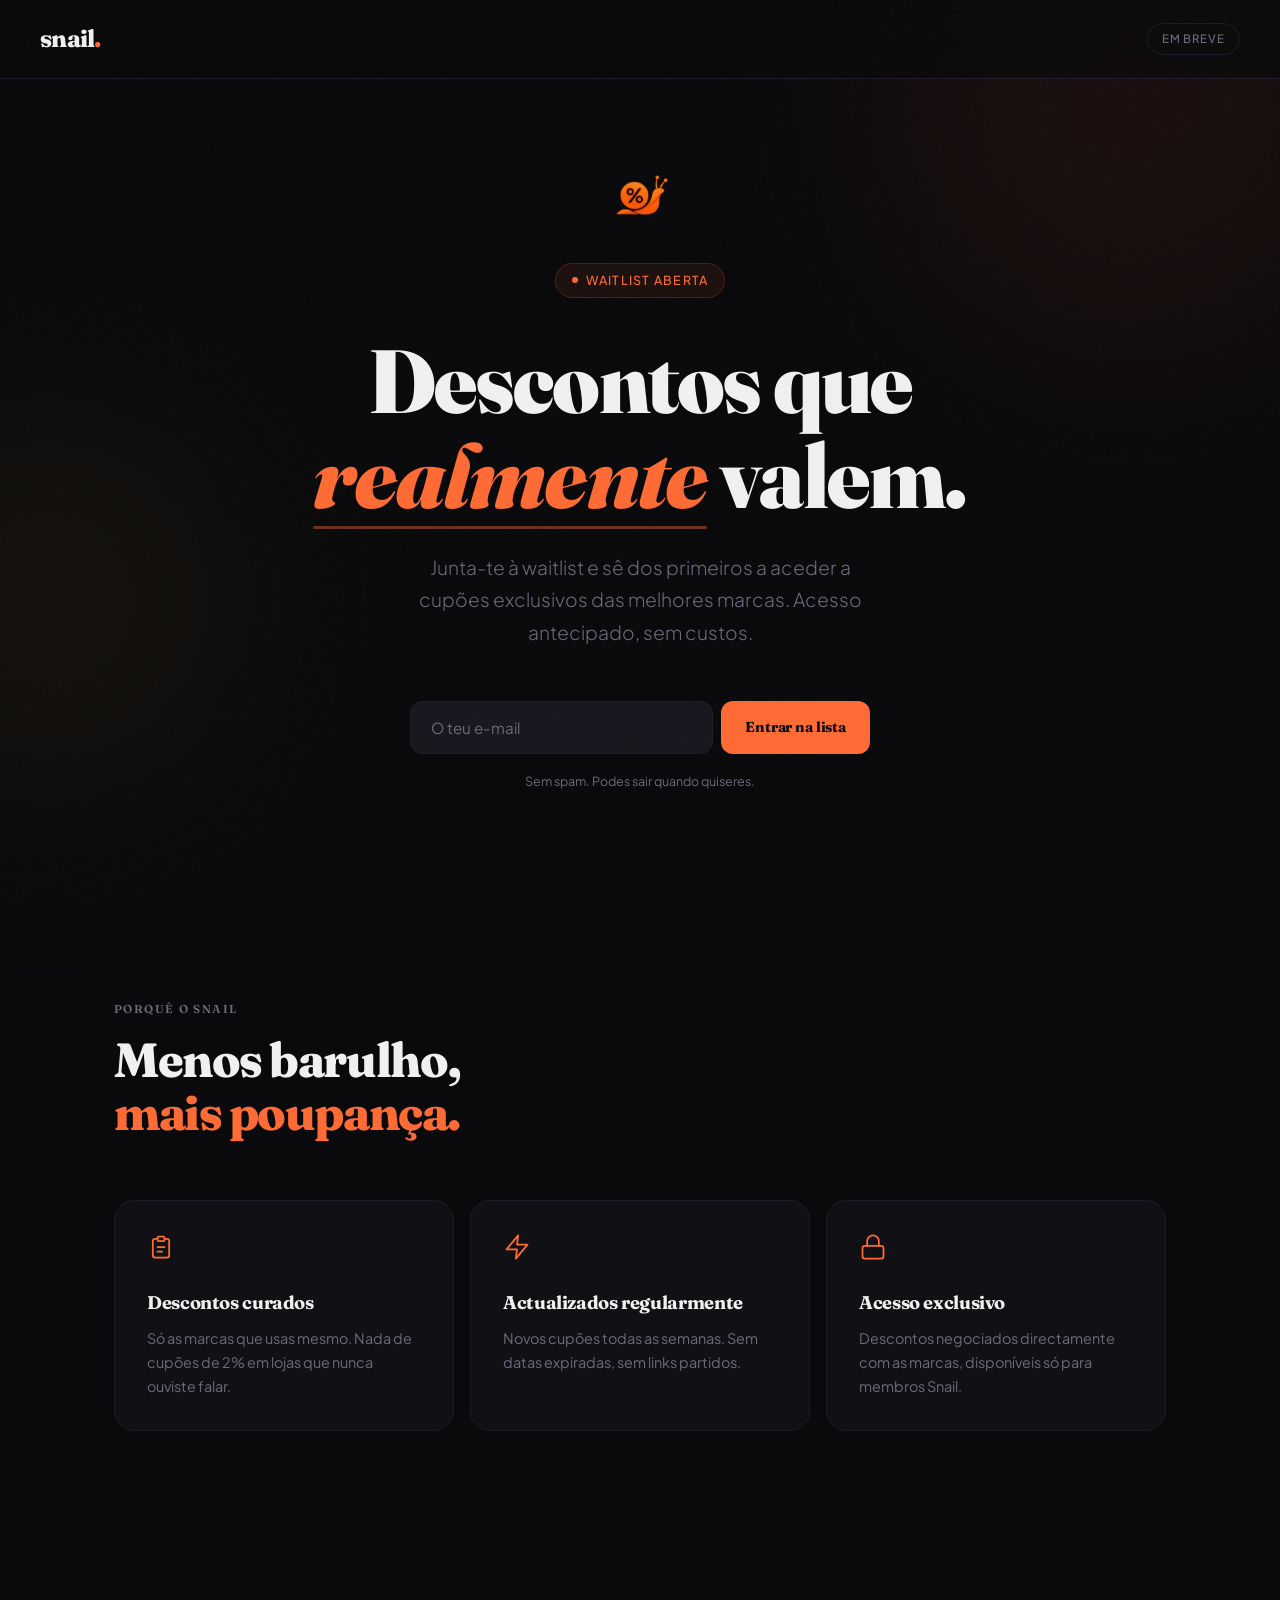
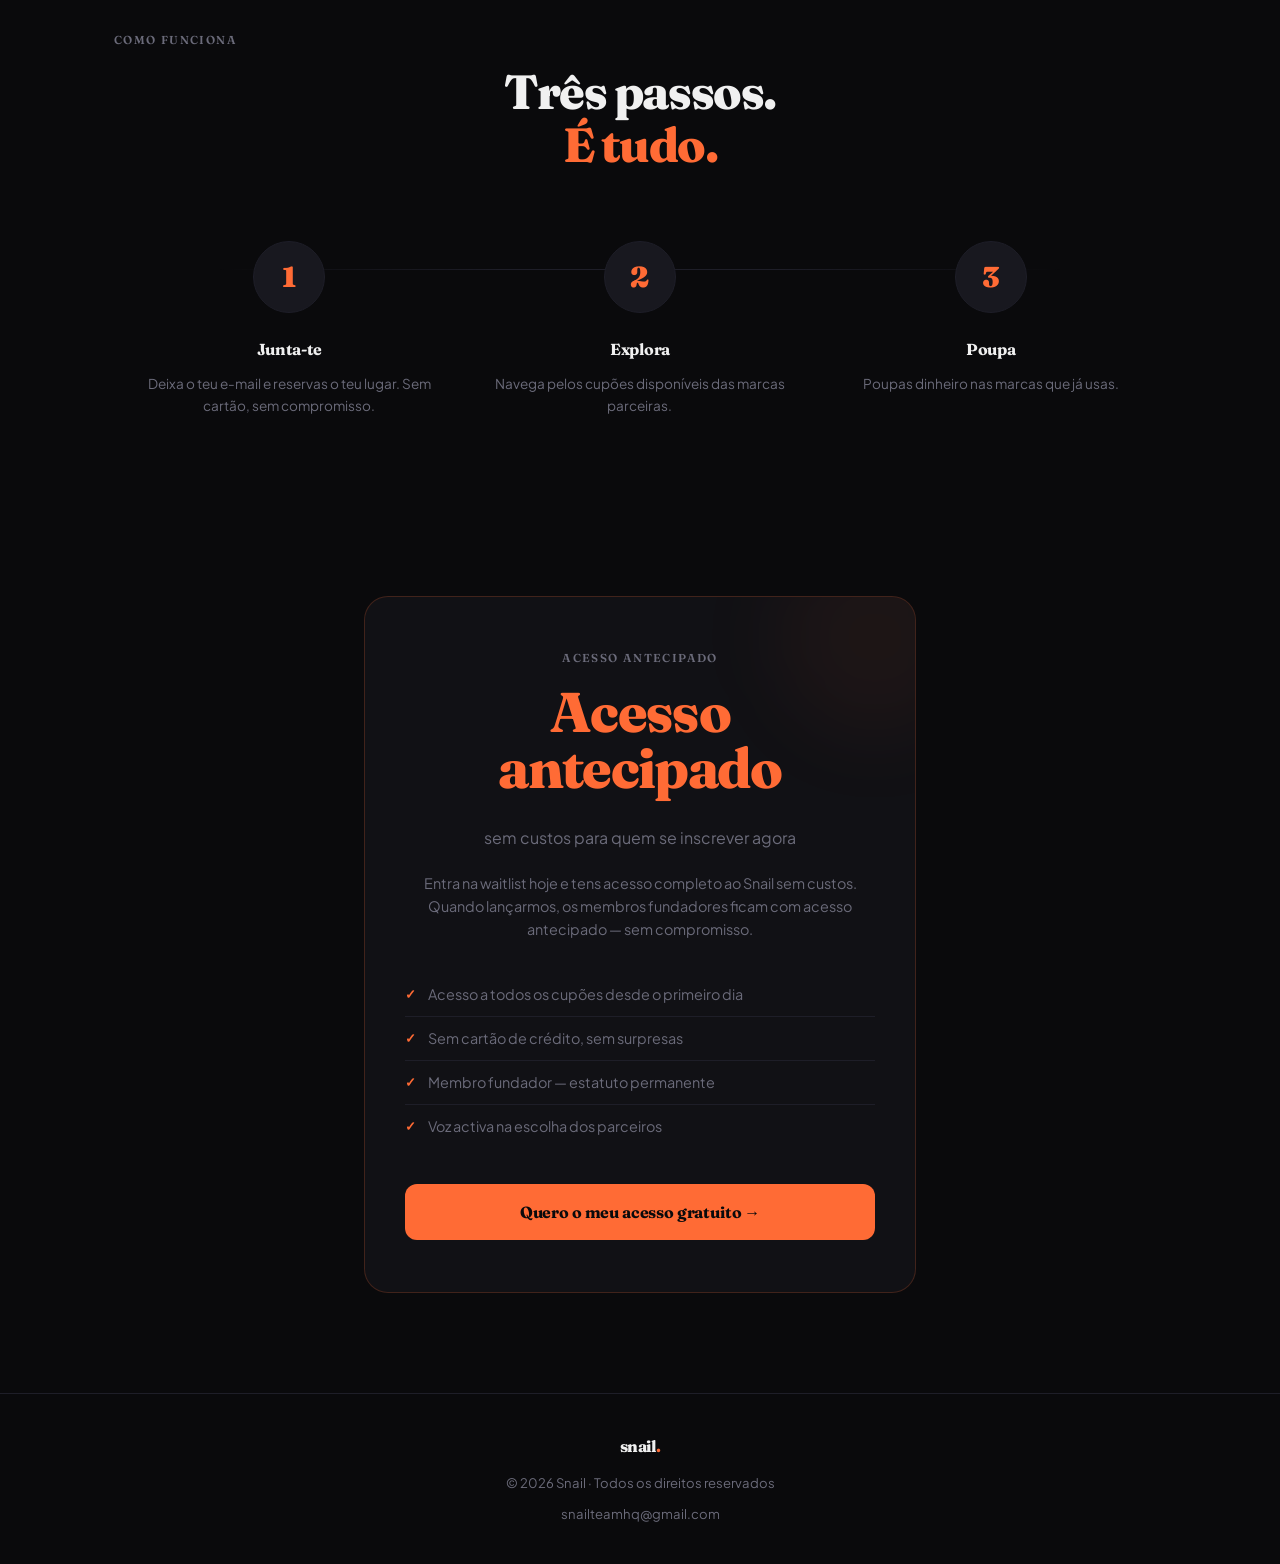
<file: snail-landing.html>
<!DOCTYPE html>
<html lang="pt">
<head>
  <meta charset="UTF-8" />
  <meta name="viewport" content="width=device-width, initial-scale=1.0" />
  <title>Snail — Descontos que realmente valem</title>
  <link rel="preconnect" href="https://fonts.googleapis.com" />
  <link rel="preconnect" href="https://fonts.gstatic.com" crossorigin />
  <link href="https://fonts.googleapis.com/css2?family=Plus+Jakarta+Sans:ital,wght@0,400;0,500;0,600;0,700;0,800;1,400&family=Fraunces:ital,wght@0,700;0,900;1,700;1,900&display=swap" rel="stylesheet" />
  <style>
    *, *::before, *::after { box-sizing: border-box; margin: 0; padding: 0; }

    :root {
      --bg: #0a0a0c;
      --surface: #111115;
      --surface2: #18181f;
      --accent: #ff6b35;
      --accent2: #ffb347;
      --text: #f0f0f0;
      --muted: #6b6b7a;
      --border: #1e1e28;
    }

    html { scroll-behavior: smooth; }

    body {
      background: var(--bg);
      color: var(--text);
      font-family: 'Plus Jakarta Sans', sans-serif;
      font-size: 16px;
      line-height: 1.6;
      min-height: 100vh;
      overflow-x: hidden;
    }

    /* Noise overlay */
    body::before {
      content: '';
      position: fixed;
      inset: 0;
      background-image: url("data:image/svg+xml,%3Csvg viewBox='0 0 256 256' xmlns='http://www.w3.org/2000/svg'%3E%3Cfilter id='noise'%3E%3CfeTurbulence type='fractalNoise' baseFrequency='0.9' numOctaves='4' stitchTiles='stitch'/%3E%3C/filter%3E%3Crect width='100%25' height='100%25' filter='url(%23noise)' opacity='0.04'/%3E%3C/svg%3E");
      pointer-events: none;
      z-index: 999;
      opacity: 0.35;
    }

    /* GLOW blobs */
    .blob {
      position: fixed;
      border-radius: 50%;
      filter: blur(120px);
      pointer-events: none;
      z-index: 0;
    }
    .blob-1 {
      width: 500px; height: 500px;
      background: rgba(255,107,53,0.08);
      top: -150px; right: -100px;
    }
    .blob-2 {
      width: 400px; height: 400px;
      background: rgba(255,179,71,0.06);
      bottom: 100px; left: -150px;
    }

    /* NAV */
    nav {
      position: fixed;
      top: 0; left: 0; right: 0;
      z-index: 100;
      display: flex;
      align-items: center;
      justify-content: space-between;
      padding: 20px 40px;
      background: rgba(10,10,12,0.7);
      backdrop-filter: blur(20px);
      border-bottom: 1px solid var(--border);
    }

    .logo {
      font-family: 'Fraunces', serif;
      font-weight: 800;
      font-size: 1.5rem;
      letter-spacing: -0.03em;
      color: var(--text);
    }
    .logo span {
      color: var(--accent);
    }

    .nav-badge {
      font-size: 0.72rem;
      font-weight: 500;
      letter-spacing: 0.08em;
      text-transform: uppercase;
      color: var(--muted);
      border: 1px solid var(--border);
      padding: 6px 14px;
      border-radius: 100px;
    }

    /* HERO */
    .hero {
      position: relative;
      z-index: 1;
      min-height: 100vh;
      display: flex;
      flex-direction: column;
      align-items: center;
      justify-content: center;
      text-align: center;
      padding: 120px 24px 80px;
    }

    .eyebrow {
      display: inline-flex;
      align-items: center;
      gap: 8px;
      font-size: 0.78rem;
      font-weight: 500;
      letter-spacing: 0.1em;
      text-transform: uppercase;
      color: var(--accent);
      background: rgba(255,107,53,0.08);
      border: 1px solid rgba(255,107,53,0.2);
      padding: 7px 16px;
      border-radius: 100px;
      margin-bottom: 36px;
      animation: fadeUp 0.8s ease both;
    }
    .eyebrow::before {
      content: '';
      width: 6px; height: 6px;
      background: var(--accent);
      border-radius: 50%;
      animation: pulse 2s infinite;
    }

    @keyframes pulse {
      0%, 100% { opacity: 1; transform: scale(1); }
      50% { opacity: 0.4; transform: scale(0.8); }
    }

    h1 {
      font-family: 'Fraunces', serif;
      font-weight: 900;
      font-size: clamp(2.8rem, 7vw, 6rem);
      line-height: 1.05;
      letter-spacing: -0.02em;
      margin-bottom: 28px;
      animation: fadeUp 0.8s 0.1s ease both;
      max-width: 820px;
    }

    h1 em {
      font-style: italic;
      color: var(--accent);
      position: relative;
    }

    h1 em::after {
      content: '';
      position: absolute;
      bottom: 2px; left: 0; right: 0;
      height: 3px;
      background: var(--accent);
      border-radius: 2px;
      opacity: 0.4;
    }

    .hero-sub {
      font-size: clamp(1rem, 2.5vw, 1.2rem);
      color: var(--muted);
      font-weight: 300;
      max-width: 480px;
      margin-bottom: 52px;
      animation: fadeUp 0.8s 0.2s ease both;
      line-height: 1.7;
    }

    /* FORM */
    .waitlist-form {
      display: flex;
      gap: 8px;
      width: 100%;
      max-width: 460px;
      animation: fadeUp 0.8s 0.3s ease both;
      position: relative;
    }

    .waitlist-form input {
      flex: 1;
      background: var(--surface2);
      border: 1px solid var(--border);
      border-radius: 12px;
      padding: 16px 20px;
      font-family: 'Plus Jakarta Sans', sans-serif;
      font-size: 0.95rem;
      color: var(--text);
      outline: none;
      transition: border-color 0.2s, box-shadow 0.2s;
    }

    .waitlist-form input::placeholder { color: var(--muted); }
    .waitlist-form input:focus {
      border-color: rgba(255,107,53,0.4);
      box-shadow: 0 0 0 3px rgba(255,107,53,0.06);
    }

    .btn-primary {
      background: var(--accent);
      color: #0a0a0c;
      border: none;
      border-radius: 12px;
      padding: 16px 24px;
      font-family: 'Fraunces', serif;
      font-weight: 700;
      font-size: 0.9rem;
      cursor: pointer;
      white-space: nowrap;
      letter-spacing: -0.01em;
      transition: transform 0.15s, box-shadow 0.15s, background 0.15s;
    }

    .btn-primary:hover {
      transform: translateY(-2px);
      box-shadow: 0 8px 30px rgba(255,107,53,0.25);
    }
    .btn-primary:active { transform: translateY(0); }

    .success-msg {
      display: none;
      align-items: center;
      gap: 10px;
      background: rgba(255,107,53,0.08);
      border: 1px solid rgba(255,107,53,0.25);
      border-radius: 12px;
      padding: 16px 24px;
      color: var(--accent);
      font-weight: 500;
      font-size: 0.95rem;
      width: 100%;
      max-width: 460px;
      animation: fadeUp 0.4s ease both;
    }

    .hero-note {
      margin-top: 18px;
      font-size: 0.78rem;
      color: var(--muted);
      animation: fadeUp 0.8s 0.4s ease both;
    }

    /* SOCIAL PROOF */
    .social-proof {
      display: flex;
      align-items: center;
      gap: 16px;
      margin-top: 60px;
      animation: fadeUp 0.8s 0.5s ease both;
    }

    .avatars {
      display: flex;
    }
    .avatars span {
      width: 34px; height: 34px;
      border-radius: 50%;
      border: 2px solid var(--bg);
      margin-left: -8px;
      font-size: 0.8rem;
      display: flex; align-items: center; justify-content: center;
      background: var(--surface2);
      color: var(--muted);
    }
    .avatars span:first-child { margin-left: 0; }

    .social-text {
      font-size: 0.83rem;
      color: var(--muted);
    }
    .social-text strong { color: var(--text); font-weight: 500; }

    /* FEATURES */
    .features {
      position: relative;
      z-index: 1;
      padding: 100px 24px;
      max-width: 1100px;
      margin: 0 auto;
    }

    .section-label {
      font-family: 'Fraunces', serif;
      font-size: 0.72rem;
      font-weight: 600;
      letter-spacing: 0.12em;
      text-transform: uppercase;
      color: var(--muted);
      margin-bottom: 16px;
    }

    .section-title {
      font-family: 'Fraunces', serif;
      font-weight: 800;
      font-size: clamp(1.8rem, 4vw, 3rem);
      letter-spacing: -0.03em;
      line-height: 1.1;
      margin-bottom: 60px;
      max-width: 500px;
    }

    .section-title span { color: var(--accent); }

    .cards-grid {
      display: grid;
      grid-template-columns: repeat(auto-fit, minmax(280px, 1fr));
      gap: 16px;
    }

    .card {
      background: var(--surface);
      border: 1px solid var(--border);
      border-radius: 20px;
      padding: 32px;
      transition: border-color 0.2s, transform 0.2s;
      position: relative;
      overflow: hidden;
    }

    .card::before {
      content: '';
      position: absolute;
      top: 0; left: 0; right: 0;
      height: 1px;
      background: linear-gradient(90deg, transparent, rgba(255,107,53,0.3), transparent);
      opacity: 0;
      transition: opacity 0.2s;
    }

    .card:hover {
      border-color: rgba(255,107,53,0.15);
      transform: translateY(-3px);
    }
    .card:hover::before { opacity: 1; }

    .card-icon {
      color: var(--accent);
      margin-bottom: 20px;
      display: block;
    }

    .card h3 {
      font-family: 'Fraunces', serif;
      font-weight: 700;
      font-size: 1.15rem;
      letter-spacing: -0.02em;
      margin-bottom: 10px;
    }

    .card p {
      font-size: 0.9rem;
      color: var(--muted);
      line-height: 1.65;
    }

    /* HOW IT WORKS */
    .how {
      position: relative;
      z-index: 1;
      padding: 100px 24px;
      max-width: 1100px;
      margin: 0 auto;
    }

    .steps {
      display: grid;
      grid-template-columns: repeat(auto-fit, minmax(220px, 1fr));
      gap: 0;
      position: relative;
    }

    .steps::before {
      content: '';
      position: absolute;
      top: 28px; left: 10%; right: 10%;
      height: 1px;
      background: linear-gradient(90deg, transparent, var(--border), var(--border), transparent);
    }

    .step {
      padding: 0 24px;
      text-align: center;
    }

    .step-num {
      width: 72px; height: 72px;
      border-radius: 50%;
      background: var(--surface2);
      border: 1px solid var(--border);
      display: flex; align-items: center; justify-content: center;
      font-family: 'Fraunces', serif;
      font-weight: 900;
      font-size: 1.8rem;
      color: var(--accent);
      margin: 0 auto 24px;
      position: relative;
      z-index: 1;
    }

    .step h4 {
      font-family: 'Fraunces', serif;
      font-weight: 700;
      font-size: 1rem;
      margin-bottom: 10px;
      letter-spacing: -0.02em;
    }

    .step p {
      font-size: 0.85rem;
      color: var(--muted);
      line-height: 1.6;
    }

    /* PRICING TEASER */
    .pricing {
      position: relative;
      z-index: 1;
      padding: 80px 24px 100px;
      max-width: 600px;
      margin: 0 auto;
      text-align: center;
    }

    .price-card {
      background: var(--surface);
      border: 1px solid rgba(255,107,53,0.2);
      border-radius: 24px;
      padding: 52px 40px;
      position: relative;
      overflow: hidden;
    }

    .price-card::after {
      content: '';
      position: absolute;
      top: -60px; right: -60px;
      width: 200px; height: 200px;
      background: rgba(255,107,53,0.05);
      border-radius: 50%;
      filter: blur(40px);
    }

    .price-tag {
      font-family: 'Fraunces', serif;
      font-weight: 800;
      font-size: 4.5rem;
      letter-spacing: -0.05em;
      color: var(--accent);
      line-height: 1;
      margin: 16px 0 8px;
    }
    .price-tag sup {
      font-size: 1.8rem;
      vertical-align: super;
    }
    .price-tag sub {
      font-size: 1rem;
      color: var(--muted);
      font-weight: 400;
      letter-spacing: 0;
    }

    .price-desc {
      color: var(--muted);
      font-size: 0.9rem;
      margin-bottom: 32px;
      line-height: 1.6;
    }

    .perks-list {
      list-style: none;
      text-align: left;
      margin-bottom: 36px;
    }

    .perks-list li {
      display: flex;
      align-items: center;
      gap: 12px;
      padding: 10px 0;
      border-bottom: 1px solid var(--border);
      font-size: 0.9rem;
      color: var(--muted);
    }
    .perks-list li:last-child { border-bottom: none; }
    .perks-list li::before {
      content: '✓';
      color: var(--accent);
      font-weight: 700;
      font-size: 0.8rem;
      flex-shrink: 0;
    }

    /* FOOTER */
    footer {
      position: relative;
      z-index: 1;
      border-top: 1px solid var(--border);
      padding: 40px 24px;
      text-align: center;
      color: var(--muted);
      font-size: 0.82rem;
    }

    footer .logo { font-size: 1rem; display: inline-block; margin-bottom: 12px; }

    @keyframes fadeUp {
      from { opacity: 0; transform: translateY(24px); }
      to { opacity: 1; transform: translateY(0); }
    }

    @media (max-width: 600px) {
      nav { padding: 16px 20px; }
      .waitlist-form { flex-direction: column; }
      .steps::before { display: none; }
      .step { margin-bottom: 40px; }
      .price-card { padding: 36px 24px; }
    }
  </style>
</head>
<body>

  <div class="blob blob-1"></div>
  <div class="blob blob-2"></div>

  <!-- NAV -->
  <nav>
    <div class="logo">snail<span>.</span></div>
    <div class="nav-badge">Em breve</div>
  </nav>

  <!-- HERO -->
  <section class="hero">
    <img src="[data-uri]" alt="Snail" style="width:90px; height:90px; object-fit:contain; margin-bottom:24px; animation: fadeUp 0.6s ease both;"/>
    <div class="eyebrow">Waitlist aberta</div>

    <h1>Descontos que<br/><em>realmente</em> valem.</h1>

    <p class="hero-sub">
      Junta-te à waitlist e sê dos primeiros a aceder a cupões exclusivos das melhores marcas. Acesso antecipado, sem custos.
    </p>

    <div class="waitlist-form" id="form-wrapper">
      <input type="email" id="email-input" placeholder="O teu e-mail" autocomplete="email" />
      <button class="btn-primary" onclick="handleSubmit()">Entrar na lista</button>
    </div>

    <div class="success-msg" id="success-msg">
      ✓ &nbsp;Estás dentro! Vamos avisar-te quando abrirmos.
    </div>

    <p class="hero-note">Sem spam. Podes sair quando quiseres.</p>


  </section>

  <!-- FEATURES -->
  <section class="features">
    <p class="section-label">Porquê o Snail</p>
    <h2 class="section-title">Menos barulho,<br/><span>mais poupança.</span></h2>

    <div class="cards-grid">
      <div class="card">
        <span class="card-icon">
          <svg width="28" height="28" viewBox="0 0 24 24" fill="none" stroke="currentColor" stroke-width="1.5" stroke-linecap="round" stroke-linejoin="round">
            <path d="M9 5H7a2 2 0 0 0-2 2v12a2 2 0 0 0 2 2h10a2 2 0 0 0 2-2V7a2 2 0 0 0-2-2h-2"/>
            <rect x="9" y="3" width="6" height="4" rx="1"/>
            <path d="M9 12h6M9 16h4"/>
          </svg>
        </span>
        <h3>Descontos curados</h3>
        <p>Só as marcas que usas mesmo. Nada de cupões de 2% em lojas que nunca ouviste falar.</p>
      </div>
      <div class="card">
        <span class="card-icon">
          <svg width="28" height="28" viewBox="0 0 24 24" fill="none" stroke="currentColor" stroke-width="1.5" stroke-linecap="round" stroke-linejoin="round">
            <path d="M13 2 3 14h9l-1 8 10-12h-9l1-8z"/>
          </svg>
        </span>
        <h3>Actualizados regularmente</h3>
        <p>Novos cupões todas as semanas. Sem datas expiradas, sem links partidos.</p>
      </div>
      <div class="card">
        <span class="card-icon">
          <svg width="28" height="28" viewBox="0 0 24 24" fill="none" stroke="currentColor" stroke-width="1.5" stroke-linecap="round" stroke-linejoin="round">
            <rect x="3" y="11" width="18" height="11" rx="2"/>
            <path d="M7 11V7a5 5 0 0 1 10 0v4"/>
          </svg>
        </span>
        <h3>Acesso exclusivo</h3>
        <p>Descontos negociados directamente com as marcas, disponíveis só para membros Snail.</p>
      </div>
    </div>
  </section>

  <!-- HOW IT WORKS -->
  <section class="how">
    <p class="section-label">Como funciona</p>
    <h2 class="section-title" style="text-align:center; max-width:100%; margin-bottom:70px;">
      Três passos.<br/><span>É tudo.</span>
    </h2>

    <div class="steps">
      <div class="step">
        <div class="step-num">1</div>
        <h4>Junta-te</h4>
        <p>Deixa o teu e-mail e reservas o teu lugar. Sem cartão, sem compromisso.</p>
      </div>
      <div class="step">
        <div class="step-num">2</div>
        <h4>Explora</h4>
        <p>Navega pelos cupões disponíveis das marcas parceiras.</p>
      </div>
      <div class="step">
        <div class="step-num">3</div>
        <h4>Poupa</h4>
        <p>Poupas dinheiro nas marcas que já usas.</p>
      </div>
    </div>
  </section>

  <!-- EARLY ACCESS -->
  <section class="pricing">
    <div class="price-card">
      <p class="section-label">Acesso antecipado</p>
      <div class="price-tag" style="font-size:3.5rem; letter-spacing:-0.03em;">Acesso antecipado<br/><span style="font-size:1rem; color:var(--muted); font-family:'Plus Jakarta Sans',sans-serif; font-weight:400; letter-spacing:0;">sem custos para quem se inscrever agora</span></div>
      <p class="price-desc" style="margin-top:20px;">
        Entra na waitlist hoje e tens acesso completo ao Snail sem custos.<br/>
        Quando lançarmos, os membros fundadores ficam com acesso antecipado — sem compromisso.
      </p>
      <ul class="perks-list">
        <li>Acesso a todos os cupões desde o primeiro dia</li>
        <li>Sem cartão de crédito, sem surpresas</li>
        <li>Membro fundador — estatuto permanente</li>
        <li>Voz activa na escolha dos parceiros</li>
      </ul>
      <button class="btn-primary" style="width:100%; padding:18px; font-size:1rem;" onclick="document.getElementById('email-input').focus(); window.scrollTo({top:0,behavior:'smooth'})">
        Quero o meu acesso gratuito →
      </button>
    </div>
  </section>

  <!-- FOOTER -->
  <footer>
    <div class="logo">snail<span style="color:var(--accent)">.</span></div>
    <p>© 2026 Snail · Todos os direitos reservados</p>
    <p style="margin-top:10px;"><a href="mailto:snailteamhq@gmail.com" style="color:var(--muted); text-decoration:none;">snailteamhq@gmail.com</a></p>
  </footer>

  <script>
    async function handleSubmit() {
      const input = document.getElementById('email-input');
      const form = document.getElementById('form-wrapper');
      const success = document.getElementById('success-msg');
      const btn = form.querySelector('button');
      const email = input.value.trim();

      if (!email || !email.includes('@')) {
        input.style.borderColor = 'rgba(255,107,53,0.6)';
        input.focus();
        setTimeout(() => input.style.borderColor = '', 1500);
        return;
      }

      btn.textContent = 'A guardar...';
      btn.disabled = true;


    document.getElementById('email-input').addEventListener('keydown', e => {
      if (e.key === 'Enter') handleSubmit();
    });

    // Intersection Observer for scroll animations
    const observer = new IntersectionObserver((entries) => {
      entries.forEach(entry => {
        if (entry.isIntersecting) {
          entry.target.style.opacity = '1';
          entry.target.style.transform = 'translateY(0)';
        }
      });
    }, { threshold: 0.1 });

    document.querySelectorAll('.card, .step, .price-card').forEach(el => {
      el.style.opacity = '0';
      el.style.transform = 'translateY(20px)';
      el.style.transition = 'opacity 0.6s ease, transform 0.6s ease';
      observer.observe(el);
    });
  </script>
</body>
</html>
</file>
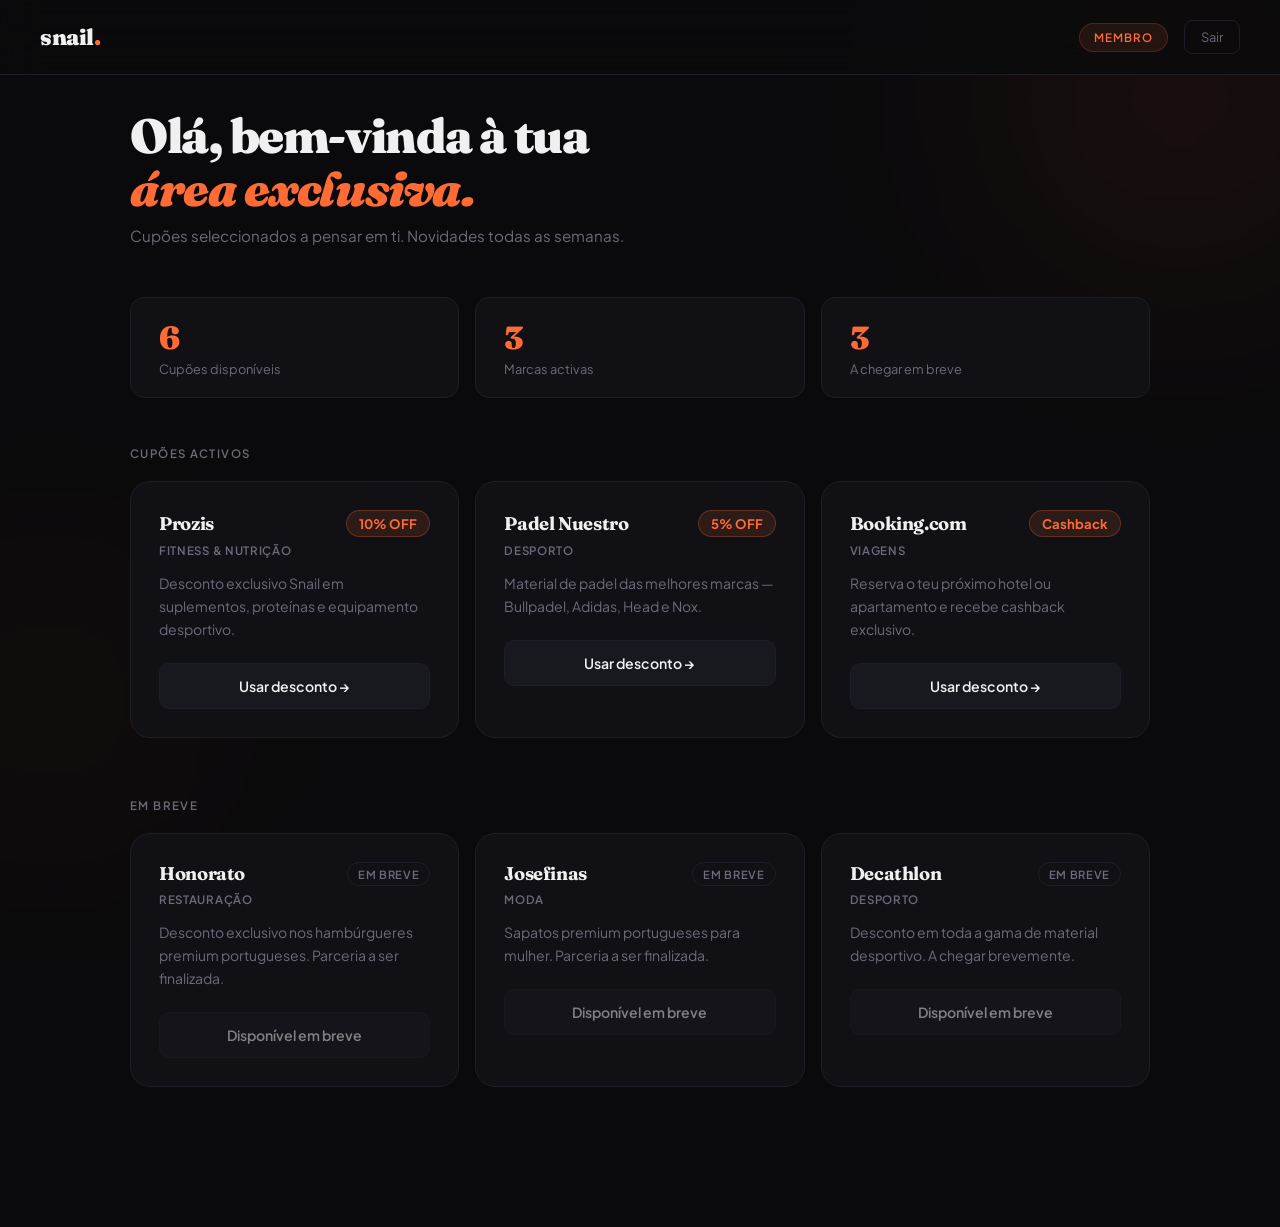
<file: snail-members-demo.html>
<!DOCTYPE html>
<html lang="pt">
<head>
  <meta charset="UTF-8" />
  <meta name="viewport" content="width=device-width, initial-scale=1.0" />
  <title>Snail — Área de Membros</title>
  <link href="https://fonts.googleapis.com/css2?family=Fraunces:ital,wght@0,700;0,900;1,700;1,900&family=Plus+Jakarta+Sans:wght@300;400;500;600;700&display=swap" rel="stylesheet" />
  <style>
    *, *::before, *::after { box-sizing: border-box; margin: 0; padding: 0; }

    :root {
      --bg: #0a0a0c;
      --surface: #111115;
      --surface2: #18181f;
      --accent: #ff6b35;
      --text: #f0f0f0;
      --muted: #6b6b7a;
      --border: #1e1e28;
    }

    body {
      background: var(--bg);
      color: var(--text);
      font-family: 'Plus Jakarta Sans', sans-serif;
      min-height: 100vh;
    }

    .blob { position: fixed; border-radius: 50%; filter: blur(120px); pointer-events: none; z-index: 0; }
    .blob-1 { width: 400px; height: 400px; background: rgba(255,107,53,0.07); top: -100px; right: -100px; }
    .blob-2 { width: 300px; height: 300px; background: rgba(255,107,53,0.05); bottom: 50px; left: -100px; }

    nav {
      position: fixed; top: 0; left: 0; right: 0; z-index: 100;
      display: flex; align-items: center; justify-content: space-between;
      padding: 20px 40px;
      background: rgba(10,10,12,0.8);
      backdrop-filter: blur(20px);
      border-bottom: 1px solid var(--border);
    }
    .logo { font-family: 'Fraunces', serif; font-weight: 900; font-size: 1.4rem; letter-spacing: -0.02em; }
    .logo span { color: var(--accent); }
    .nav-right { display: flex; align-items: center; gap: 16px; }
    .member-badge {
      font-size: 0.72rem; font-weight: 600; letter-spacing: 0.08em; text-transform: uppercase;
      color: var(--accent); background: rgba(255,107,53,0.1); border: 1px solid rgba(255,107,53,0.2);
      padding: 6px 14px; border-radius: 100px;
    }
    .btn-logout {
      background: none; border: 1px solid var(--border); color: var(--muted);
      padding: 8px 16px; border-radius: 8px; font-family: 'Plus Jakarta Sans', sans-serif;
      font-size: 0.8rem; cursor: pointer; transition: all 0.2s;
    }
    .btn-logout:hover { border-color: var(--accent); color: var(--accent); }

    .members-screen {
      position: relative; z-index: 1;
      padding: 110px 40px 80px;
      max-width: 1100px; margin: 0 auto;
    }

    .welcome {
      margin-bottom: 52px;
      animation: fadeUp 0.6s ease both;
    }
    .welcome h1 {
      font-family: 'Fraunces', serif; font-weight: 900;
      font-size: clamp(2rem, 4vw, 3rem); letter-spacing: -0.03em;
      line-height: 1.1; margin-bottom: 10px;
    }
    .welcome h1 em { font-style: italic; color: var(--accent); }
    .welcome p { color: var(--muted); font-size: 0.95rem; }

    .section-label {
      font-size: 0.72rem; font-weight: 600; letter-spacing: 0.12em;
      text-transform: uppercase; color: var(--muted); margin-bottom: 20px;
    }

    .coupons-grid {
      display: grid;
      grid-template-columns: repeat(auto-fill, minmax(300px, 1fr));
      gap: 16px; margin-bottom: 60px;
    }

    .coupon-card {
      background: var(--surface); border: 1px solid var(--border);
      border-radius: 20px; padding: 28px;
      transition: border-color 0.2s, transform 0.2s;
      position: relative; overflow: hidden;
      animation: fadeUp 0.6s ease both;
    }
    .coupon-card:nth-child(1) { animation-delay: 0.05s; }
    .coupon-card:nth-child(2) { animation-delay: 0.1s; }
    .coupon-card:nth-child(3) { animation-delay: 0.15s; }
    .coupon-card:nth-child(4) { animation-delay: 0.2s; }
    .coupon-card:nth-child(5) { animation-delay: 0.25s; }
    .coupon-card:nth-child(6) { animation-delay: 0.3s; }

    .coupon-card::before {
      content: ''; position: absolute; top: 0; left: 0; right: 0; height: 1px;
      background: linear-gradient(90deg, transparent, rgba(255,107,53,0.4), transparent);
      opacity: 0; transition: opacity 0.2s;
    }
    .coupon-card:hover { border-color: rgba(255,107,53,0.2); transform: translateY(-3px); }
    .coupon-card:hover::before { opacity: 1; }

    .coupon-header {
      display: flex; align-items: center;
      justify-content: space-between; margin-bottom: 6px;
    }
    .coupon-brand {
      font-family: 'Fraunces', serif; font-weight: 700;
      font-size: 1.15rem; letter-spacing: -0.02em;
    }
    .coupon-discount {
      background: rgba(255,107,53,0.12); border: 1px solid rgba(255,107,53,0.25);
      color: var(--accent); font-weight: 700; font-size: 0.82rem;
      padding: 4px 12px; border-radius: 100px;
    }
    .coming-badge {
      font-size: 0.7rem; font-weight: 600; letter-spacing: 0.06em; text-transform: uppercase;
      color: var(--muted); border: 1px solid var(--border); padding: 4px 10px; border-radius: 100px;
    }
    .coupon-category {
      font-size: 0.72rem; font-weight: 600; letter-spacing: 0.06em;
      text-transform: uppercase; color: var(--muted); margin-bottom: 14px;
    }
    .coupon-desc {
      color: var(--muted); font-size: 0.875rem; line-height: 1.65; margin-bottom: 22px;
    }
    .btn-coupon {
      width: 100%; background: var(--surface2); border: 1px solid var(--border);
      color: var(--text); border-radius: 10px; padding: 13px;
      font-family: 'Plus Jakarta Sans', sans-serif; font-size: 0.88rem;
      font-weight: 600; cursor: pointer; transition: all 0.2s;
      text-decoration: none; display: block; text-align: center;
    }
    .btn-coupon:hover { background: var(--accent); color: #0a0a0c; border-color: var(--accent); }
    .btn-coupon:disabled { cursor: not-allowed; opacity: 0.5; }
    .btn-coupon:disabled:hover { background: var(--surface2); color: var(--text); border-color: var(--border); }

    .coupon-card.coming-soon { opacity: 0.55; }

    .stats-bar {
      display: flex; gap: 16px; margin-bottom: 48px;
      animation: fadeUp 0.6s 0.1s ease both;
    }
    .stat {
      background: var(--surface); border: 1px solid var(--border);
      border-radius: 14px; padding: 20px 28px; flex: 1;
    }
    .stat-num {
      font-family: 'Fraunces', serif; font-weight: 900;
      font-size: 2rem; letter-spacing: -0.03em; color: var(--accent);
    }
    .stat-label { font-size: 0.8rem; color: var(--muted); margin-top: 4px; }

    @keyframes fadeUp { from { opacity: 0; transform: translateY(16px); } to { opacity: 1; transform: translateY(0); } }

    @media (max-width: 600px) {
      nav { padding: 16px 20px; }
      .members-screen { padding: 90px 16px 40px; }
      .stats-bar { flex-direction: column; }
    }
  </style>
</head>
<body>

  <div class="blob blob-1"></div>
  <div class="blob blob-2"></div>

  <nav>
    <div class="logo">snail<span>.</span></div>
    <div class="nav-right">
      <div class="member-badge">Membro</div>
      <button class="btn-logout">Sair</button>
    </div>
  </nav>

  <div class="members-screen">

    <div class="welcome">
      <h1>Olá, bem-vinda à tua<br/><em>área exclusiva.</em></h1>
      <p>Cupões seleccionados a pensar em ti. Novidades todas as semanas.</p>
    </div>

    <div class="stats-bar">
      <div class="stat">
        <div class="stat-num">6</div>
        <div class="stat-label">Cupões disponíveis</div>
      </div>
      <div class="stat">
        <div class="stat-num">3</div>
        <div class="stat-label">Marcas activas</div>
      </div>
      <div class="stat">
        <div class="stat-num">3</div>
        <div class="stat-label">A chegar em breve</div>
      </div>
    </div>

    <p class="section-label">Cupões activos</p>
    <div class="coupons-grid">

      <div class="coupon-card">
        <div class="coupon-header">
          <div class="coupon-brand">Prozis</div>
          <div class="coupon-discount">10% OFF</div>
        </div>
        <div class="coupon-category">Fitness & Nutrição</div>
        <p class="coupon-desc">Desconto exclusivo Snail em suplementos, proteínas e equipamento desportivo.</p>
        <a class="btn-coupon" href="https://www.prozis.com" target="_blank">Usar desconto →</a>
      </div>

      <div class="coupon-card">
        <div class="coupon-header">
          <div class="coupon-brand">Padel Nuestro</div>
          <div class="coupon-discount">5% OFF</div>
        </div>
        <div class="coupon-category">Desporto</div>
        <p class="coupon-desc">Material de padel das melhores marcas — Bullpadel, Adidas, Head e Nox.</p>
        <a class="btn-coupon" href="https://www.padelnuestro.com" target="_blank">Usar desconto →</a>
      </div>

      <div class="coupon-card">
        <div class="coupon-header">
          <div class="coupon-brand">Booking.com</div>
          <div class="coupon-discount">Cashback</div>
        </div>
        <div class="coupon-category">Viagens</div>
        <p class="coupon-desc">Reserva o teu próximo hotel ou apartamento e recebe cashback exclusivo.</p>
        <a class="btn-coupon" href="https://www.booking.com" target="_blank">Usar desconto →</a>
      </div>

    </div>

    <p class="section-label">Em breve</p>
    <div class="coupons-grid">

      <div class="coupon-card coming-soon">
        <div class="coupon-header">
          <div class="coupon-brand">Honorato</div>
          <div class="coming-badge">Em breve</div>
        </div>
        <div class="coupon-category">Restauração</div>
        <p class="coupon-desc">Desconto exclusivo nos hambúrgueres premium portugueses. Parceria a ser finalizada.</p>
        <button class="btn-coupon" disabled>Disponível em breve</button>
      </div>

      <div class="coupon-card coming-soon">
        <div class="coupon-header">
          <div class="coupon-brand">Josefinas</div>
          <div class="coming-badge">Em breve</div>
        </div>
        <div class="coupon-category">Moda</div>
        <p class="coupon-desc">Sapatos premium portugueses para mulher. Parceria a ser finalizada.</p>
        <button class="btn-coupon" disabled>Disponível em breve</button>
      </div>

      <div class="coupon-card coming-soon">
        <div class="coupon-header">
          <div class="coupon-brand">Decathlon</div>
          <div class="coming-badge">Em breve</div>
        </div>
        <div class="coupon-category">Desporto</div>
        <p class="coupon-desc">Desconto em toda a gama de material desportivo. A chegar brevemente.</p>
        <button class="btn-coupon" disabled>Disponível em breve</button>
      </div>

    </div>
  </div>

</body>
</html>
</file>
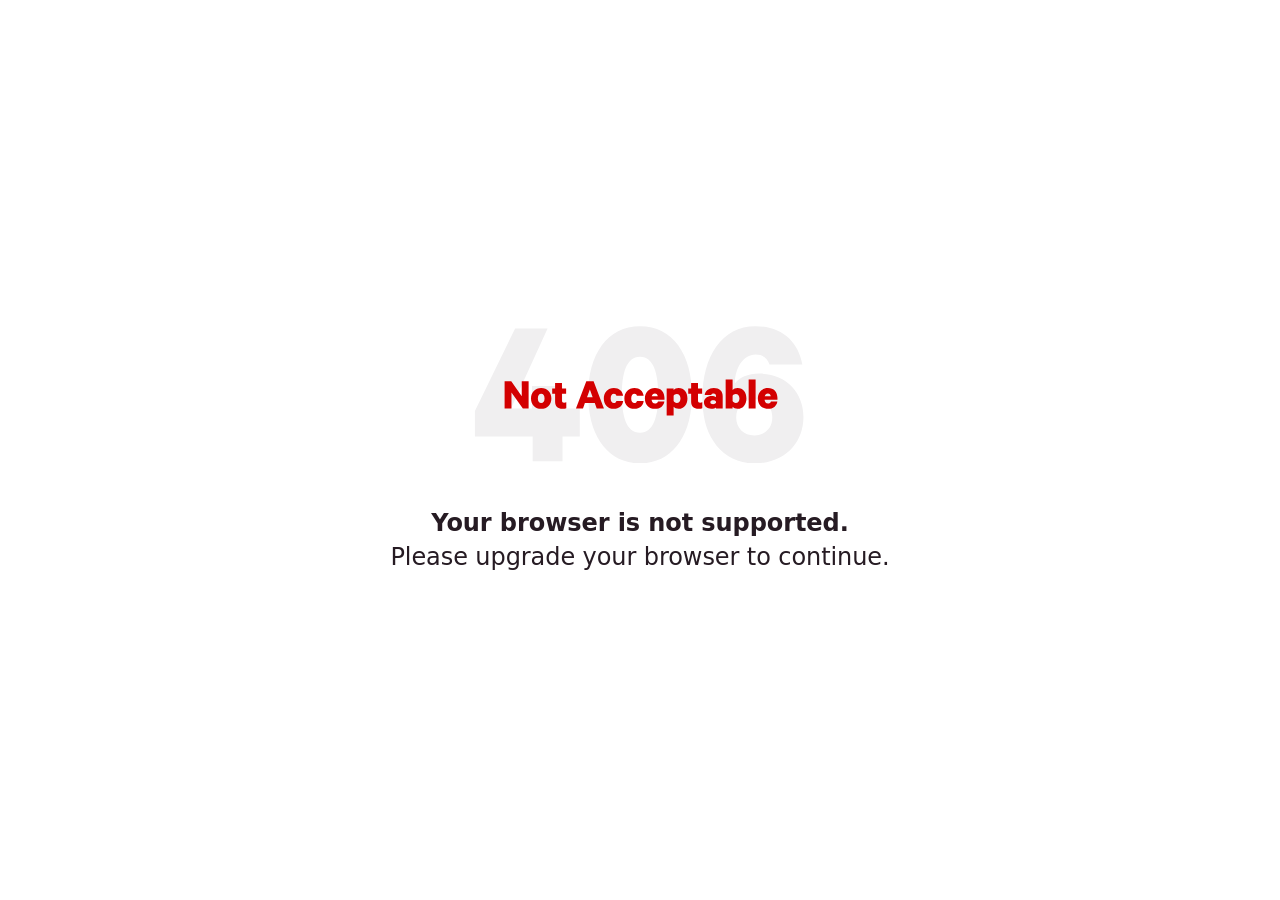
<file: public/406-unsupported-browser.html>
<!doctype html>

<html lang="en">

  <head>

    <title>Your browser is not supported (406 Not Acceptable)</title>

    <meta charset="utf-8">
    <meta name="viewport" content="initial-scale=1, width=device-width">
    <meta name="robots" content="noindex, nofollow">

    <style>

      *, *::before, *::after {
        box-sizing: border-box;
      }

      * {
        margin: 0;
      }

      html {
        font-size: 16px;
      }

      body {
        background: #FFF;
        color: #261B23;
        display: grid;
        font-family: ui-sans-serif, system-ui, -apple-system, BlinkMacSystemFont, Aptos, Roboto, "Segoe UI", "Helvetica Neue", Helvetica, Arial, sans-serif, "Apple Color Emoji", "Segoe UI Emoji", "Segoe UI Symbol", "Noto Color Emoji";
        font-size: clamp(1rem, 2.5vw, 2rem);
        -webkit-font-smoothing: antialiased;
        font-style: normal;
        font-weight: 400;
        letter-spacing: -0.0025em;
        line-height: 1.4;
        min-height: 100dvh;
        place-items: center;
        text-rendering: optimizeLegibility;
        -webkit-text-size-adjust: 100%;
      }

      #error-description {
        fill: #d30001;
      }

      #error-id {
        fill: #f0eff0;
      }

      @media (prefers-color-scheme: dark) {
        body {
          background: #101010;
          color: #e0e0e0;
        }

        #error-description {
          fill: #FF6161;
        }

        #error-id {
          fill: #2c2c2c;
        }
      }

      a {
        color: inherit;
        font-weight: 700;
        text-decoration: underline;
        text-underline-offset: 0.0925em;
      }

      b, strong {
        font-weight: 700;
      }

      i, em {
        font-style: italic;
      }

      main {
        display: grid;
        gap: 1em;
        padding: 2em;
        place-items: center;
        text-align: center;
      }

      main header {
        width: min(100%, 12em);
      }

      main header svg {
        height: auto;
        max-width: 100%;
        width: 100%;
      }

      main article {
        width: min(100%, 30em);
      }

      main article p {
        font-size: 75%;
      }

      main article br {
        display: none;

        @media(min-width: 48em) {
          display: inline;
        }
      }

    </style>

  </head>

  <body>

    <!-- This file lives in public/406-unsupported-browser.html -->

    <main>
      <header>
        <svg height="172" viewBox="0 0 480 172" width="480" xmlns="http://www.w3.org/2000/svg"><path d="m124.48 3.00509-45.6889 100.02991h26.2239v-28.1168h38.119v28.1168h21.628v35.145h-21.628v30.82h-37.308v-30.82h-72.1833v-31.901l50.2851-103.27391zm115.583 168.69891c-40.822 0-64.884-35.146-64.884-85.7015 0-50.5554 24.062-85.700907 64.884-85.700907 40.823 0 64.884 35.145507 64.884 85.700907 0 50.5555-24.061 85.7015-64.884 85.7015zm0-133.2831c-17.572 0-22.709 21.8984-22.709 47.5816 0 25.6835 5.137 47.5815 22.709 47.5815 17.303 0 22.71-21.898 22.71-47.5815 0-25.6832-5.407-47.5816-22.71-47.5816zm202.906 9.7326h-41.093c-2.433-7.2994-7.84-12.4361-17.302-12.4361-16.221 0-25.413 17.5728-25.954 34.8752v1.3517c5.137-7.0291 16.221-12.4361 30.82-12.4361 33.524 0 54.881 24.0612 54.881 53.7998 0 33.253-23.791 58.396-61.64 58.396-21.628 0-39.741-10.003-50.825-27.576-9.733-14.599-13.788-32.442-13.788-54.3406 0-51.9072 24.331-89.485807 66.236-89.485807 32.712 0 53.258 18.654107 58.665 47.851907zm-82.727 66.2355c0 13.247 9.463 22.439 22.71 22.439 12.977 0 22.439-9.192 22.439-22.439 0-13.517-9.462-22.7091-22.439-22.7091-13.247 0-22.71 9.1921-22.71 22.7091z" id="error-id"/><path d="m100.761 68.9967v34.0033h-7.1991l-14.2326-19.8814v19.8814h-8.5839v-34.0033h8.307l13.125 18.7184v-18.7184zm28.454 21.5428c0 7.6978-5.15 13.0145-12.737 13.0145-7.532 0-12.738-5.3167-12.738-13.0145s5.206-13.0143 12.738-13.0143c7.587 0 12.737 5.3165 12.737 13.0143zm-8.529 0c0-3.4336-1.495-5.8703-4.208-5.8703-2.659 0-4.154 2.4367-4.154 5.8703s1.495 5.8149 4.154 5.8149c2.713 0 4.208-2.3813 4.208-5.8149zm13.185 3.8766v-9.5807h-3.655v-6.7564h3.655v-6.8671h8.584v6.8671h5.205v6.7564h-5.205v8.307c0 1.9383.941 2.769 2.658 2.769.941 0 1.994-.2216 2.769-.5538v7.3654c-.997.443-2.88.775-4.818.775-5.87 0-9.193-2.769-9.193-9.0819zm39.02-25.4194h9.083l12.958 34.0033h-9.027l-2.436-6.5902h-12.35l-2.381 6.5902h-8.806zm4.431 10.5222-3.489 9.5807h6.978zm17.44 11.0206c0-7.6978 5.095-13.0143 12.572-13.0143 6.701 0 10.854 3.9874 11.574 9.8023h-8.418c-.221-1.4953-1.384-2.6029-3.156-2.6029-2.437 0-3.988 2.2706-3.988 5.8149s1.551 5.7595 3.988 5.7595c1.772 0 2.935-1.0522 3.156-2.5475h8.418c-.72 5.7596-4.873 9.8025-11.574 9.8025-7.477 0-12.572-5.3167-12.572-13.0145zm25.676 0c0-7.6978 5.095-13.0143 12.572-13.0143 6.701 0 10.854 3.9874 11.574 9.8023h-8.418c-.221-1.4953-1.384-2.6029-3.156-2.6029-2.437 0-3.988 2.2706-3.988 5.8149s1.551 5.7595 3.988 5.7595c1.772 0 2.935-1.0522 3.156-2.5475h8.418c-.72 5.7596-4.873 9.8025-11.574 9.8025-7.477 0-12.572-5.3167-12.572-13.0145zm42.013 3.7658h8.031c-.887 5.7597-5.206 9.2487-11.686 9.2487-7.642 0-12.682-5.2613-12.682-13.0145 0-7.6978 5.317-13.0143 12.516-13.0143 7.643 0 11.962 5.095 11.962 12.5159v2.1598h-16.115c.277 2.9905 1.827 4.5965 4.319 4.5965 1.773 0 3.157-.7753 3.655-2.4921zm-3.821-10.0237c-2.049 0-3.433 1.2737-3.987 3.5997h7.532c-.111-2.0491-1.385-3.5997-3.545-3.5997zm23.4 16.7244v10.799h-8.694v-33.726h8.694v1.9937c1.163-1.3291 3.6-2.5475 6.148-2.5475 7.199 0 11.131 5.8703 11.131 13.0143 0 7.0886-3.932 13.0145-11.131 13.0145-2.548 0-4.985-1.219-6.148-2.548zm0-13.7893v6.5902c.665 1.3845 2.16 2.326 3.822 2.326 2.99 0 4.762-2.3814 4.762-5.5934s-1.772-5.6488-4.762-5.6488c-1.717 0-3.157.9969-3.822 2.326zm21.892 7.1994v-9.5807h-3.655v-6.7564h3.655v-6.8671h8.584v6.8671h5.206v6.7564h-5.206v8.307c0 1.9383.941 2.769 2.658 2.769.942 0 1.994-.2216 2.769-.5538v7.3654c-.997.443-2.88.775-4.818.775-5.87 0-9.193-2.769-9.193-9.0819zm39.458 8.5839h-8.363v-1.274c-.83.831-3.322 1.717-5.981 1.717-4.928 0-9.082-2.769-9.082-8.0301 0-4.818 4.154-7.9193 9.581-7.9193 2.049 0 4.486.6646 5.482 1.3845v-1.606c0-1.606-.941-2.9905-3.045-2.9905-1.606 0-2.548.7199-2.936 1.8275h-8.196c.72-4.8181 4.984-8.6393 11.408-8.6393 7.089 0 11.132 3.7659 11.132 10.2453zm-8.363-6.9779v-1.4399c-.553-1.0522-2.049-1.7167-3.655-1.7167-1.716 0-3.433.7199-3.433 2.3813 0 1.7168 1.717 2.4367 3.433 2.4367 1.606 0 3.102-.6645 3.655-1.6614zm20.742 4.9839v1.994h-8.694v-35.997h8.694v13.0697c1.163-1.3291 3.6-2.5475 6.148-2.5475 7.199 0 11.131 5.8149 11.131 13.0143s-3.932 13.0145-11.131 13.0145c-2.548 0-4.985-1.219-6.148-2.548zm0-13.7893v6.5902c.665 1.3845 2.105 2.326 3.822 2.326 2.99 0 4.762-2.3814 4.762-5.5934s-1.772-5.6488-4.762-5.6488c-1.662 0-3.157.9969-3.822 2.326zm28.759-20.2137v35.997h-8.695v-35.997zm19.172 27.3023h8.03c-.886 5.7597-5.206 9.2487-11.685 9.2487-7.643 0-12.682-5.2613-12.682-13.0145 0-7.6978 5.316-13.0143 12.516-13.0143 7.642 0 11.962 5.095 11.962 12.5159v2.1598h-16.116c.277 2.9905 1.828 4.5965 4.32 4.5965 1.772 0 3.157-.7753 3.655-2.4921zm-3.821-10.0237c-2.049 0-3.434 1.2737-3.988 3.5997h7.532c-.111-2.0491-1.384-3.5997-3.544-3.5997z" id="error-description"/></svg>
      </header>
      <article>
        <p><strong>Your browser is not supported.</strong><br> Please upgrade your browser to continue.</p>
      </article>
    </main>

  </body>

</html>
</file>
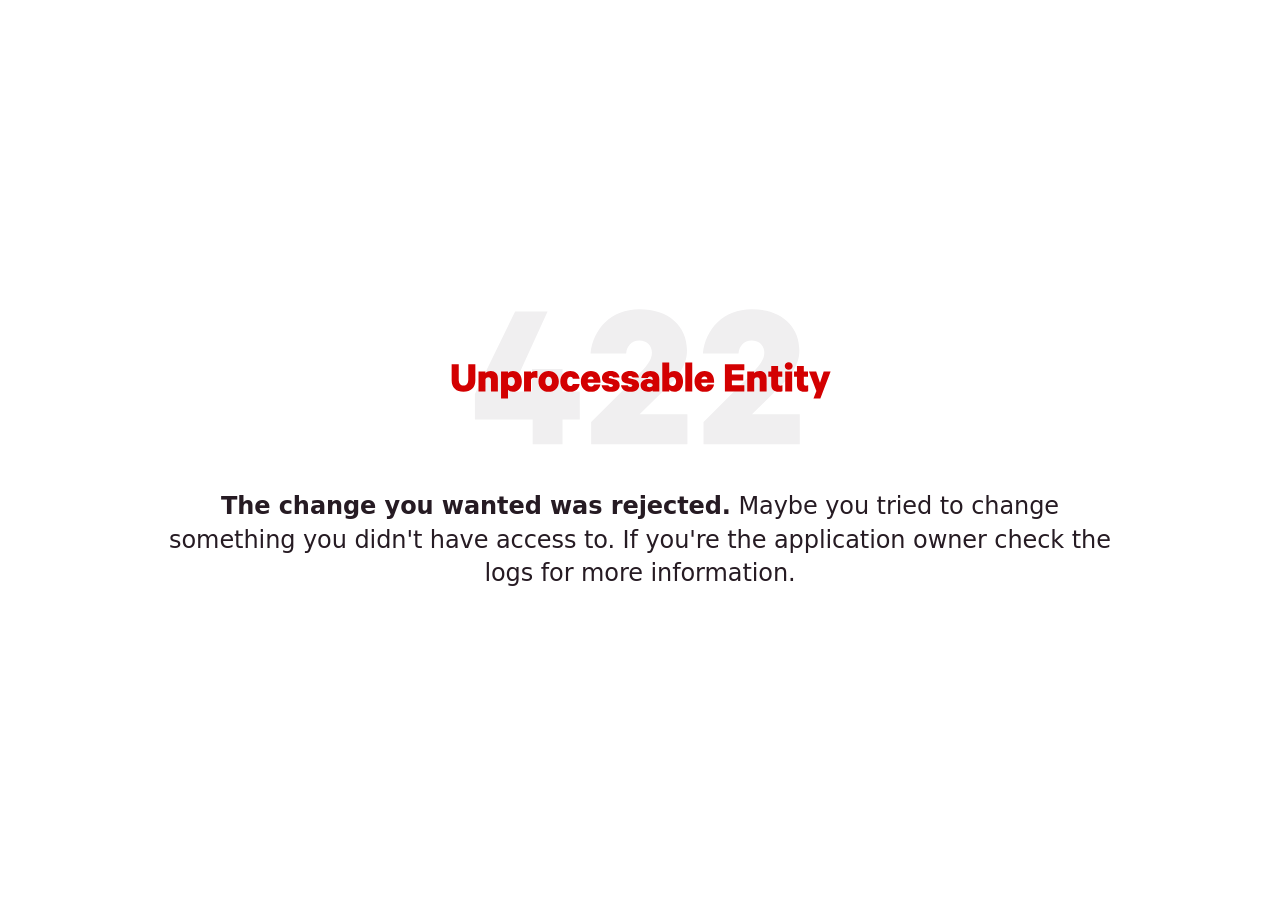
<file: public/422.html>
<!doctype html>

<html lang="en">

  <head>

    <title>The change you wanted was rejected (422 Unprocessable Entity)</title>

    <meta charset="utf-8">
    <meta name="viewport" content="initial-scale=1, width=device-width">
    <meta name="robots" content="noindex, nofollow">

    <style>

      *, *::before, *::after {
        box-sizing: border-box;
      }

      * {
        margin: 0;
      }

      html {
        font-size: 16px;
      }

      body {
        background: #FFF;
        color: #261B23;
        display: grid;
        font-family: ui-sans-serif, system-ui, -apple-system, BlinkMacSystemFont, Aptos, Roboto, "Segoe UI", "Helvetica Neue", Helvetica, Arial, sans-serif, "Apple Color Emoji", "Segoe UI Emoji", "Segoe UI Symbol", "Noto Color Emoji";
        font-size: clamp(1rem, 2.5vw, 2rem);
        -webkit-font-smoothing: antialiased;
        font-style: normal;
        font-weight: 400;
        letter-spacing: -0.0025em;
        line-height: 1.4;
        min-height: 100dvh;
        place-items: center;
        text-rendering: optimizeLegibility;
        -webkit-text-size-adjust: 100%;
      }

      #error-description {
        fill: #d30001;
      }

      #error-id {
        fill: #f0eff0;
      }

      @media (prefers-color-scheme: dark) {
        body {
          background: #101010;
          color: #e0e0e0;
        }

        #error-description {
          fill: #FF6161;
        }

        #error-id {
          fill: #2c2c2c;
        }
      }

      a {
        color: inherit;
        font-weight: 700;
        text-decoration: underline;
        text-underline-offset: 0.0925em;
      }

      b, strong {
        font-weight: 700;
      }

      i, em {
        font-style: italic;
      }

      main {
        display: grid;
        gap: 1em;
        padding: 2em;
        place-items: center;
        text-align: center;
      }

      main header {
        width: min(100%, 12em);
      }

      main header svg {
        height: auto;
        max-width: 100%;
        width: 100%;
      }

      main article {
        width: min(100%, 30em);
      }

      main article p {
        font-size: 75%;
      }

      main article br {
        display: none;

        @media(min-width: 48em) {
          display: inline;
        }
      }

    </style>

  </head>

  <body>

    <!-- This file lives in public/422.html -->

    <main>
      <header>
        <svg height="172" viewBox="0 0 480 172" width="480" xmlns="http://www.w3.org/2000/svg"><path d="m124.48 3.00509-45.6889 100.02991h26.2239v-28.1168h38.119v28.1168h21.628v35.145h-21.628v30.82h-37.308v-30.82h-72.1833v-31.901l50.2851-103.27391zm130.453 51.63681c0-8.9215-6.218-15.4099-15.681-15.4099-10.273 0-15.95 7.5698-16.491 16.4913h-44.608c3.244-30.8199 25.683-55.421707 61.099-55.421707 36.498 0 59.477 20.816907 59.477 51.636807 0 21.3577-14.869 36.7676-31.901 52.7186l-27.305 27.035h59.747v37.308h-120.306v-27.846l57.044-56.7736c11.084-11.8954 18.925-20.0059 18.925-29.7385zm140.455 0c0-8.9215-6.218-15.4099-15.68-15.4099-10.274 0-15.951 7.5698-16.492 16.4913h-44.608c3.245-30.8199 25.684-55.421707 61.1-55.421707 36.497 0 59.477 20.816907 59.477 51.636807 0 21.3577-14.87 36.7676-31.902 52.7186l-27.305 27.035h59.747v37.308h-120.305v-27.846l57.043-56.7736c11.085-11.8954 18.925-20.0059 18.925-29.7385z" id="error-id"/><path d="m19.3936 103.554c-8.9715 0-14.84183-5.0952-14.84183-14.4544v-20.1029h8.86083v19.3276c0 4.8181 2.2706 7.3102 5.981 7.3102 3.6551 0 5.9257-2.4921 5.9257-7.3102v-19.3276h8.8608v20.1583c0 9.3038-5.8149 14.399-14.7865 14.399zm18.734-.554v-24.921h8.6947v2.1598c1.3845-1.5506 3.8212-2.7136 6.701-2.7136 5.538 0 8.8054 3.5997 8.8054 9.1377v16.3371h-8.6393v-14.2327c0-2.049-1.0522-3.5443-3.2674-3.5443-1.7168 0-3.1567.9969-3.5997 2.7136v15.0634zm36.8584-1.994v10.799h-8.6946v-33.726h8.6946v1.9937c1.163-1.3291 3.5997-2.5475 6.1472-2.5475 7.1994 0 11.1314 5.8703 11.1314 13.0143 0 7.0886-3.932 13.0145-11.1314 13.0145-2.5475 0-4.9842-1.219-6.1472-2.548zm0-13.7893v6.5902c.6646 1.3845 2.1599 2.326 3.8213 2.326 2.9905 0 4.7626-2.3814 4.7626-5.5934s-1.7721-5.6488-4.7626-5.6488c-1.7168 0-3.1567.9969-3.8213 2.326zm36.789-9.2485v8.3624c-1.052-.5538-2.215-.7753-3.6-.7753-2.381 0-3.987 1.0522-4.43 2.8244v14.6203h-8.6949v-24.921h8.6949v2.2152c1.218-1.6614 3.156-2.769 5.648-2.769 1.108 0 1.994.2215 2.382.443zm26.769 12.5713c0 7.6978-5.15 13.0145-12.737 13.0145-7.532 0-12.738-5.3167-12.738-13.0145s5.206-13.0143 12.738-13.0143c7.587 0 12.737 5.3165 12.737 13.0143zm-8.528 0c0-3.4336-1.496-5.8703-4.209-5.8703-2.659 0-4.154 2.4367-4.154 5.8703s1.495 5.8149 4.154 5.8149c2.713 0 4.209-2.3813 4.209-5.8149zm10.352 0c0-7.6978 5.095-13.0143 12.571-13.0143 6.701 0 10.855 3.9874 11.574 9.8023h-8.417c-.222-1.4953-1.385-2.6029-3.157-2.6029-2.437 0-3.987 2.2706-3.987 5.8149s1.55 5.7595 3.987 5.7595c1.772 0 2.935-1.0522 3.157-2.5475h8.417c-.719 5.7596-4.873 9.8025-11.574 9.8025-7.476 0-12.571-5.3167-12.571-13.0145zm42.013 3.7658h8.03c-.886 5.7597-5.206 9.2487-11.685 9.2487-7.643 0-12.682-5.2613-12.682-13.0145 0-7.6978 5.316-13.0143 12.516-13.0143 7.642 0 11.962 5.095 11.962 12.5159v2.1598h-16.116c.277 2.9905 1.828 4.5965 4.32 4.5965 1.772 0 3.156-.7753 3.655-2.4921zm-3.821-10.0237c-2.049 0-3.434 1.2737-3.988 3.5997h7.532c-.111-2.0491-1.385-3.5997-3.544-3.5997zm13.428 11.0206h8.473c.387 1.3845 1.606 2.1598 3.156 2.1598 1.44 0 2.548-.5538 2.548-1.7168 0-.9414-.72-1.2737-1.938-1.5506l-4.874-.9969c-4.153-.886-6.867-2.8797-6.867-7.2547 0-5.3165 4.763-8.4178 10.633-8.4178 6.812 0 10.522 3.1567 11.297 8.0855h-8.03c-.277-1.0522-1.052-1.9937-3.046-1.9937-1.273 0-2.326.5538-2.326 1.6614 0 .7753.554 1.163 1.717 1.3845l4.929 1.163c4.541 1.0522 6.978 3.4335 6.978 7.4763 0 5.3168-4.818 8.2518-10.91 8.2518-6.369 0-10.965-2.88-11.74-8.2518zm24.269 0h8.474c.387 1.3845 1.606 2.1598 3.156 2.1598 1.44 0 2.548-.5538 2.548-1.7168 0-.9414-.72-1.2737-1.939-1.5506l-4.873-.9969c-4.154-.886-6.867-2.8797-6.867-7.2547 0-5.3165 4.763-8.4178 10.633-8.4178 6.812 0 10.522 3.1567 11.297 8.0855h-8.03c-.277-1.0522-1.052-1.9937-3.046-1.9937-1.273 0-2.326.5538-2.326 1.6614 0 .7753.554 1.163 1.717 1.3845l4.929 1.163c4.541 1.0522 6.978 3.4335 6.978 7.4763 0 5.3168-4.818 8.2518-10.91 8.2518-6.369 0-10.965-2.88-11.741-8.2518zm47.918 7.6978h-8.363v-1.274c-.831.831-3.323 1.717-5.981 1.717-4.929 0-9.082-2.769-9.082-8.0301 0-4.818 4.153-7.9193 9.581-7.9193 2.049 0 4.485.6646 5.482 1.3845v-1.606c0-1.606-.941-2.9905-3.046-2.9905-1.606 0-2.547.7199-2.935 1.8275h-8.196c.72-4.8181 4.984-8.6393 11.408-8.6393 7.089 0 11.132 3.7659 11.132 10.2453zm-8.363-6.9779v-1.4399c-.554-1.0522-2.049-1.7167-3.655-1.7167-1.717 0-3.434.7199-3.434 2.3813 0 1.7168 1.717 2.4367 3.434 2.4367 1.606 0 3.101-.6645 3.655-1.6614zm20.742 4.9839v1.994h-8.695v-35.997h8.695v13.0697c1.163-1.3291 3.6-2.5475 6.147-2.5475 7.2 0 11.132 5.8149 11.132 13.0143s-3.932 13.0145-11.132 13.0145c-2.547 0-4.984-1.219-6.147-2.548zm0-13.7893v6.5902c.665 1.3845 2.105 2.326 3.821 2.326 2.991 0 4.763-2.3814 4.763-5.5934s-1.772-5.6488-4.763-5.6488c-1.661 0-3.156.9969-3.821 2.326zm28.759-20.2137v35.997h-8.695v-35.997zm19.172 27.3023h8.03c-.886 5.7597-5.206 9.2487-11.685 9.2487-7.643 0-12.682-5.2613-12.682-13.0145 0-7.6978 5.316-13.0143 12.515-13.0143 7.643 0 11.962 5.095 11.962 12.5159v2.1598h-16.115c.277 2.9905 1.827 4.5965 4.32 4.5965 1.772 0 3.156-.7753 3.655-2.4921zm-3.822-10.0237c-2.049 0-3.433 1.2737-3.987 3.5997h7.532c-.111-2.0491-1.385-3.5997-3.545-3.5997zm25.461-15.2849h24.311v7.6424h-15.561v5.3165h14.232v7.4763h-14.232v5.8703h15.561v7.6978h-24.311zm27.942 34.0033v-24.921h8.694v2.1598c1.385-1.5506 3.822-2.7136 6.701-2.7136 5.538 0 8.806 3.5997 8.806 9.1377v16.3371h-8.639v-14.2327c0-2.049-1.053-3.5443-3.268-3.5443-1.717 0-3.157.9969-3.6 2.7136v15.0634zm29.991-8.5839v-9.5807h-3.655v-6.7564h3.655v-6.8671h8.584v6.8671h5.206v6.7564h-5.206v8.307c0 1.9383.941 2.769 2.658 2.769.942 0 1.994-.2216 2.769-.5538v7.3654c-.997.443-2.88.775-4.818.775-5.87 0-9.193-2.769-9.193-9.0819zm26.161-16.3371v24.921h-8.694v-24.921zm.61-6.7564c0 2.8244-2.271 4.652-4.929 4.652s-4.929-1.8276-4.929-4.652c0-2.8797 2.271-4.7073 4.929-4.7073s4.929 1.8276 4.929 4.7073zm5.382 23.0935v-9.5807h-3.655v-6.7564h3.655v-6.8671h8.584v6.8671h5.206v6.7564h-5.206v8.307c0 1.9383.941 2.769 2.658 2.769.941 0 1.994-.2216 2.769-.5538v7.3654c-.997.443-2.88.775-4.818.775-5.87 0-9.193-2.769-9.193-9.0819zm29.22 17.3889h-8.584l3.655-9.414-9.303-24.312h9.026l4.763 14.1773 4.652-14.1773h8.639z" id="error-description"/></svg>
      </header>
      <article>
        <p><strong>The change you wanted was rejected.</strong> Maybe you tried to change something you didn't have access to. If you're the application owner check the logs for more information.</p>
      </article>
    </main>

  </body>

</html>
</file>
